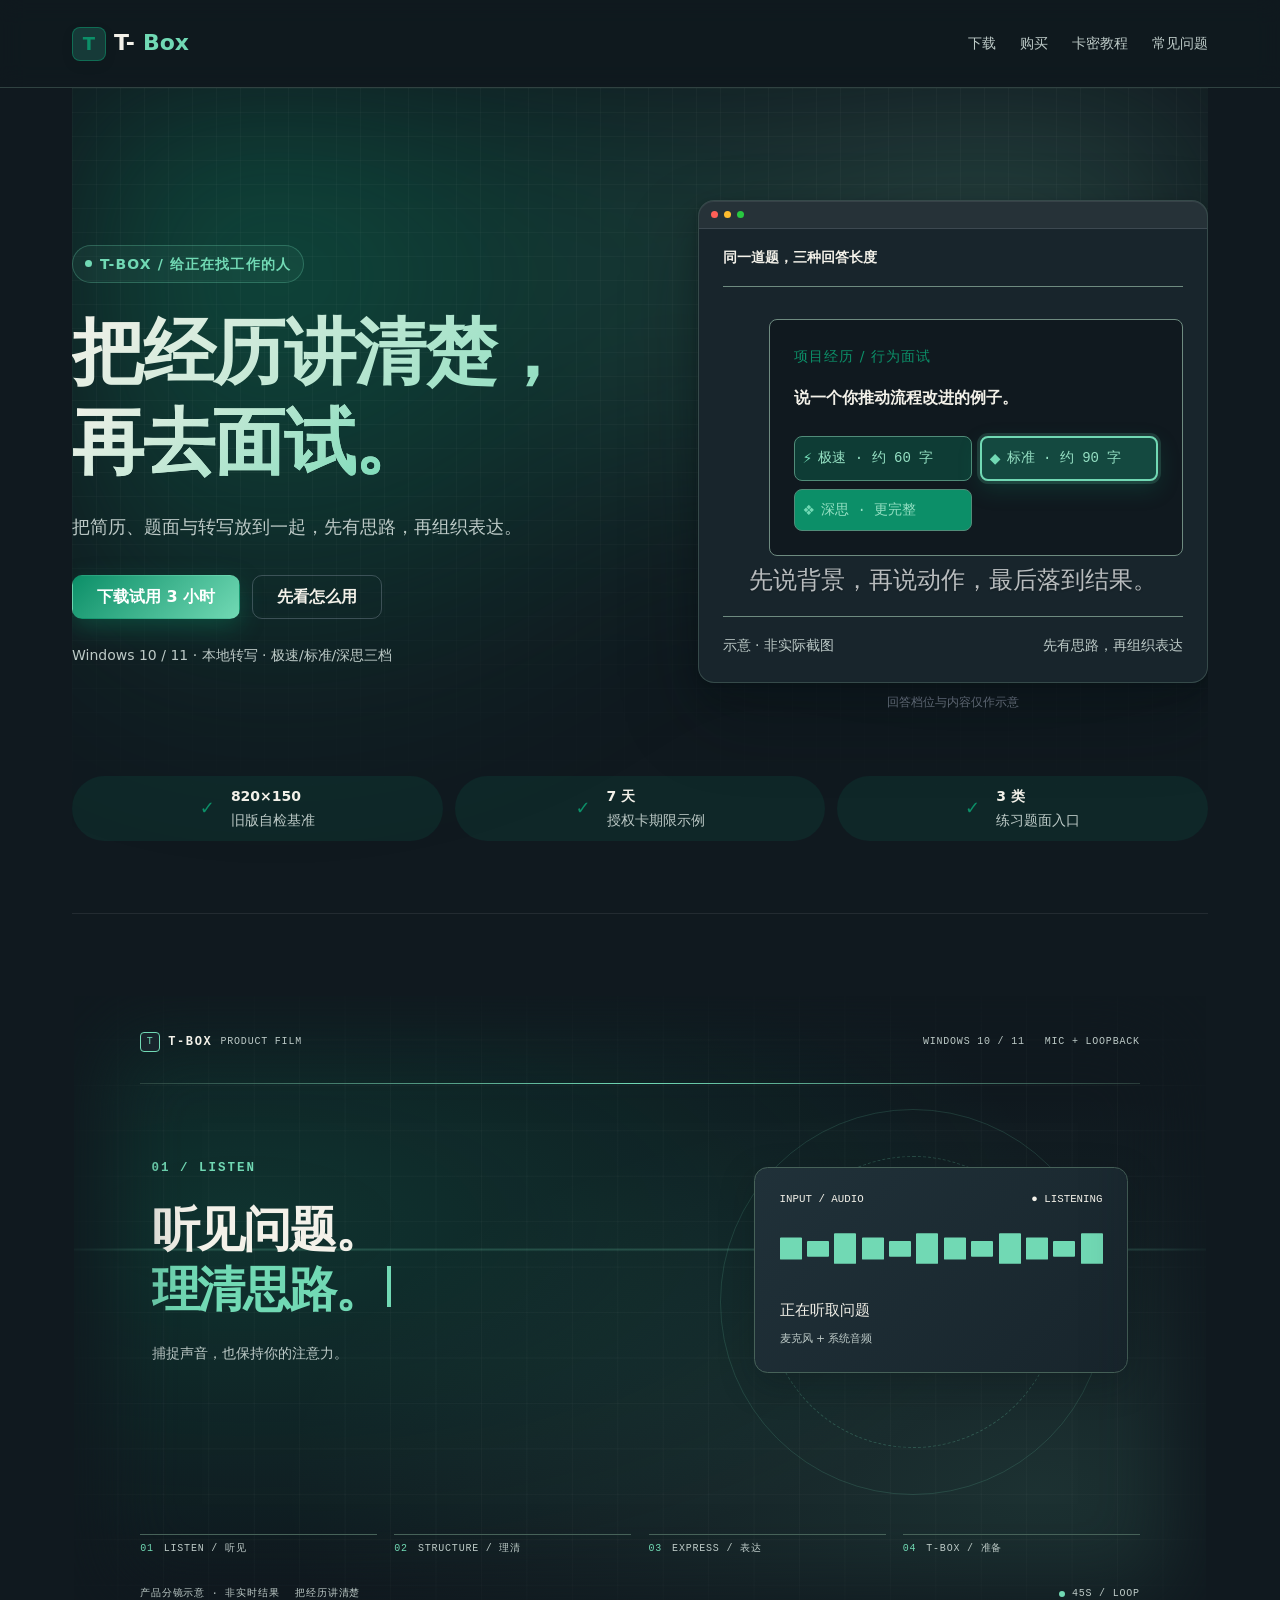
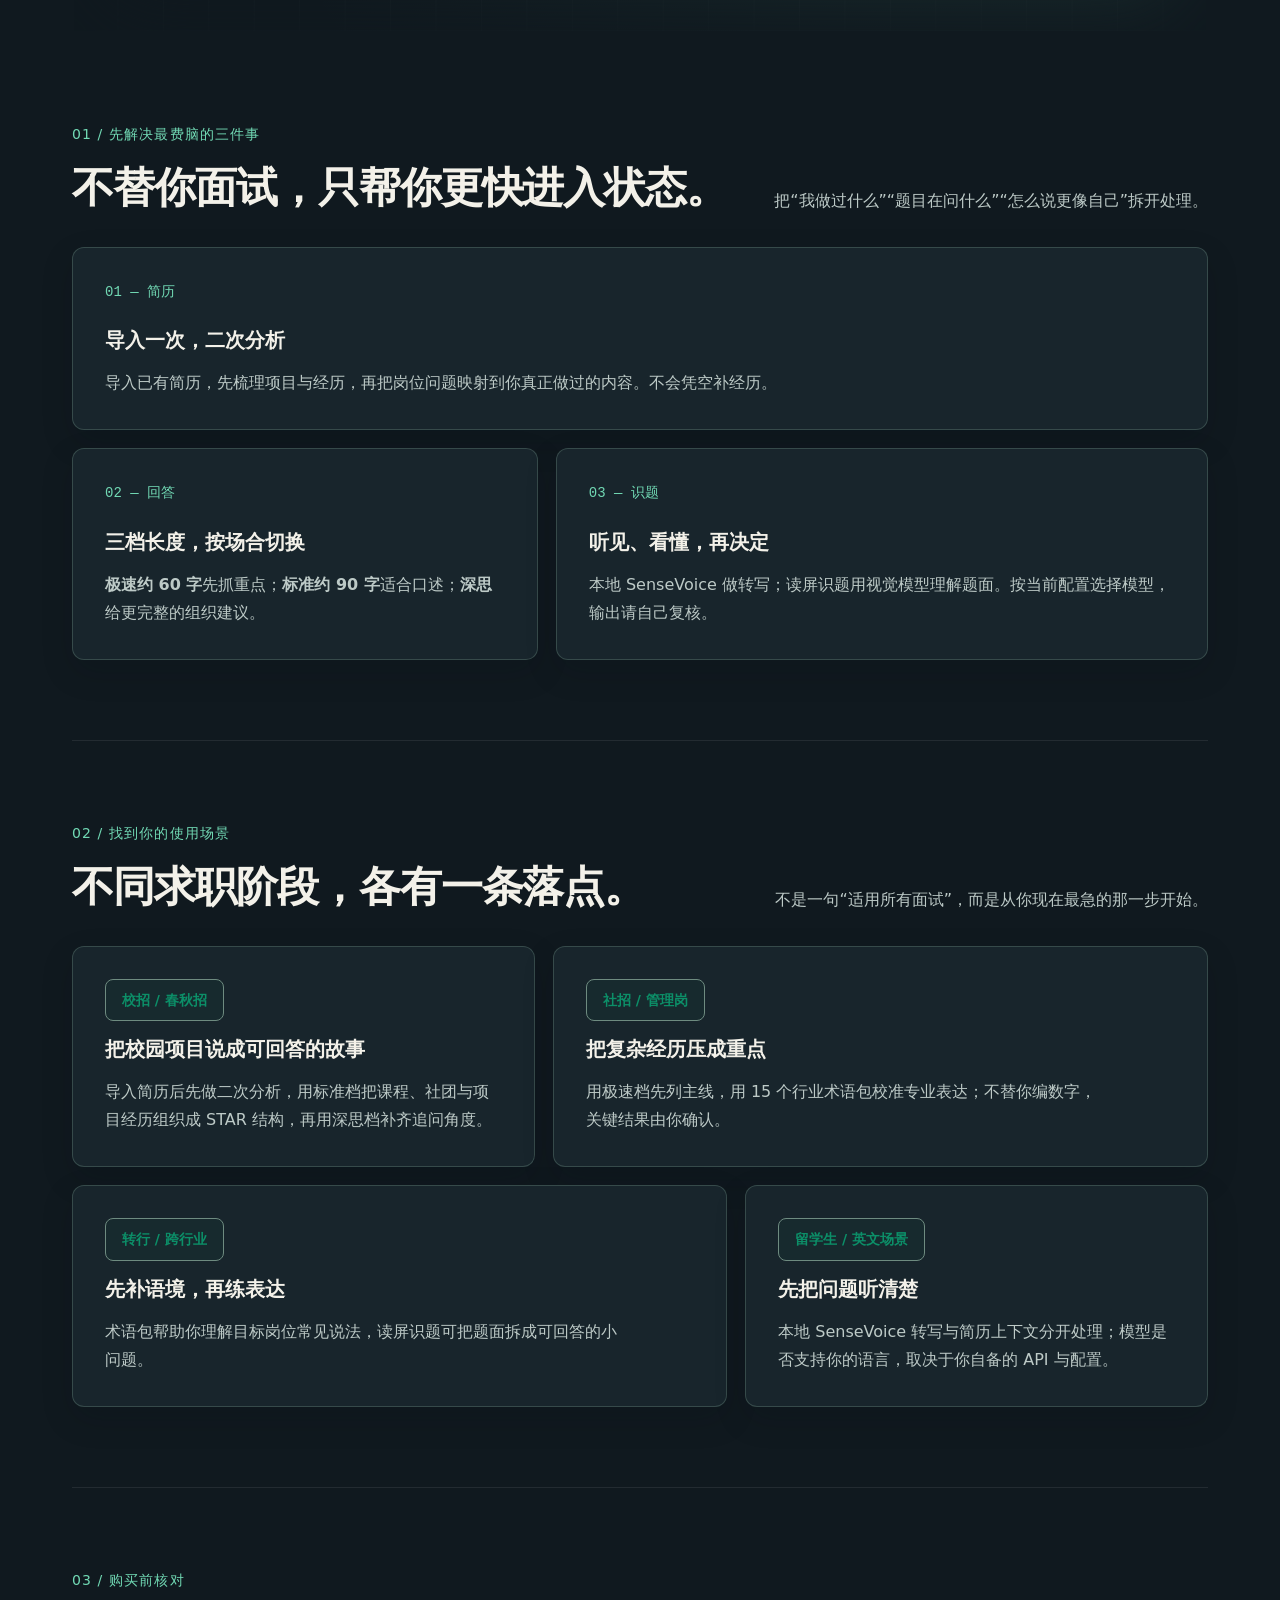
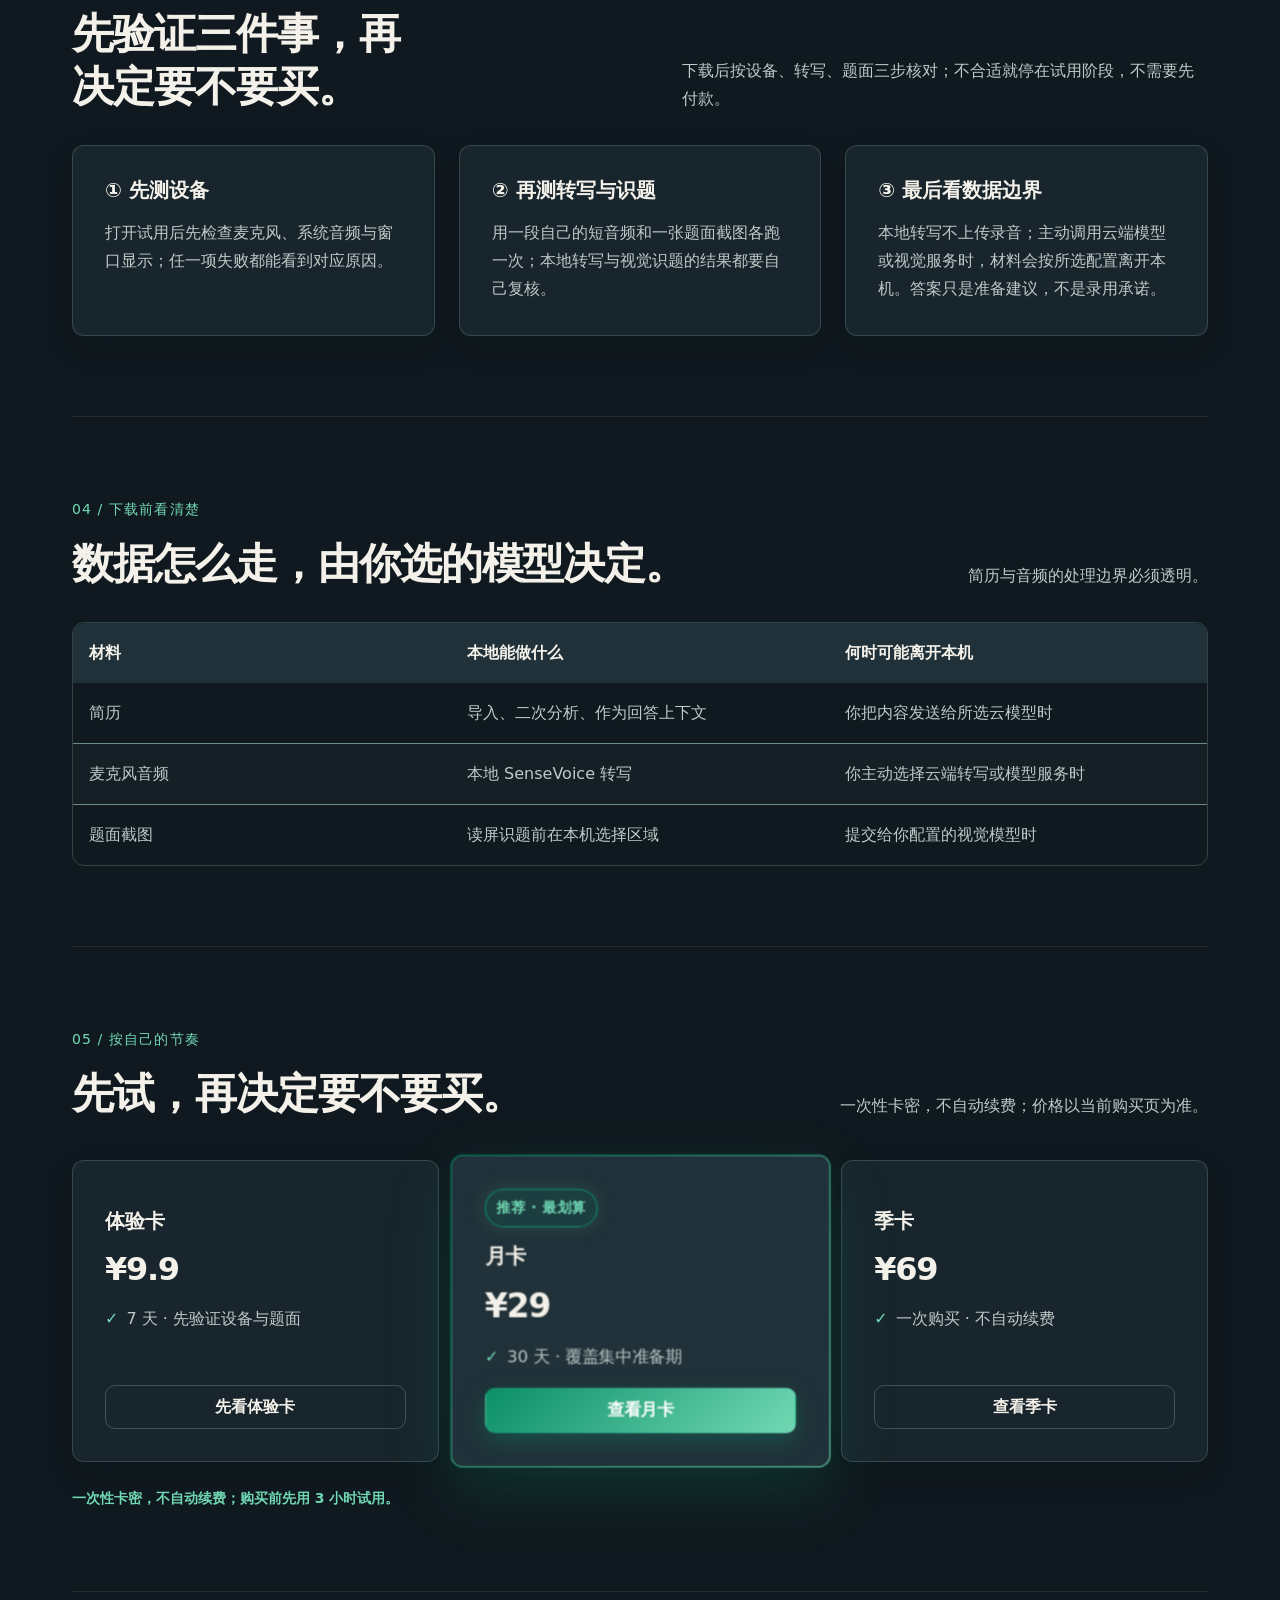
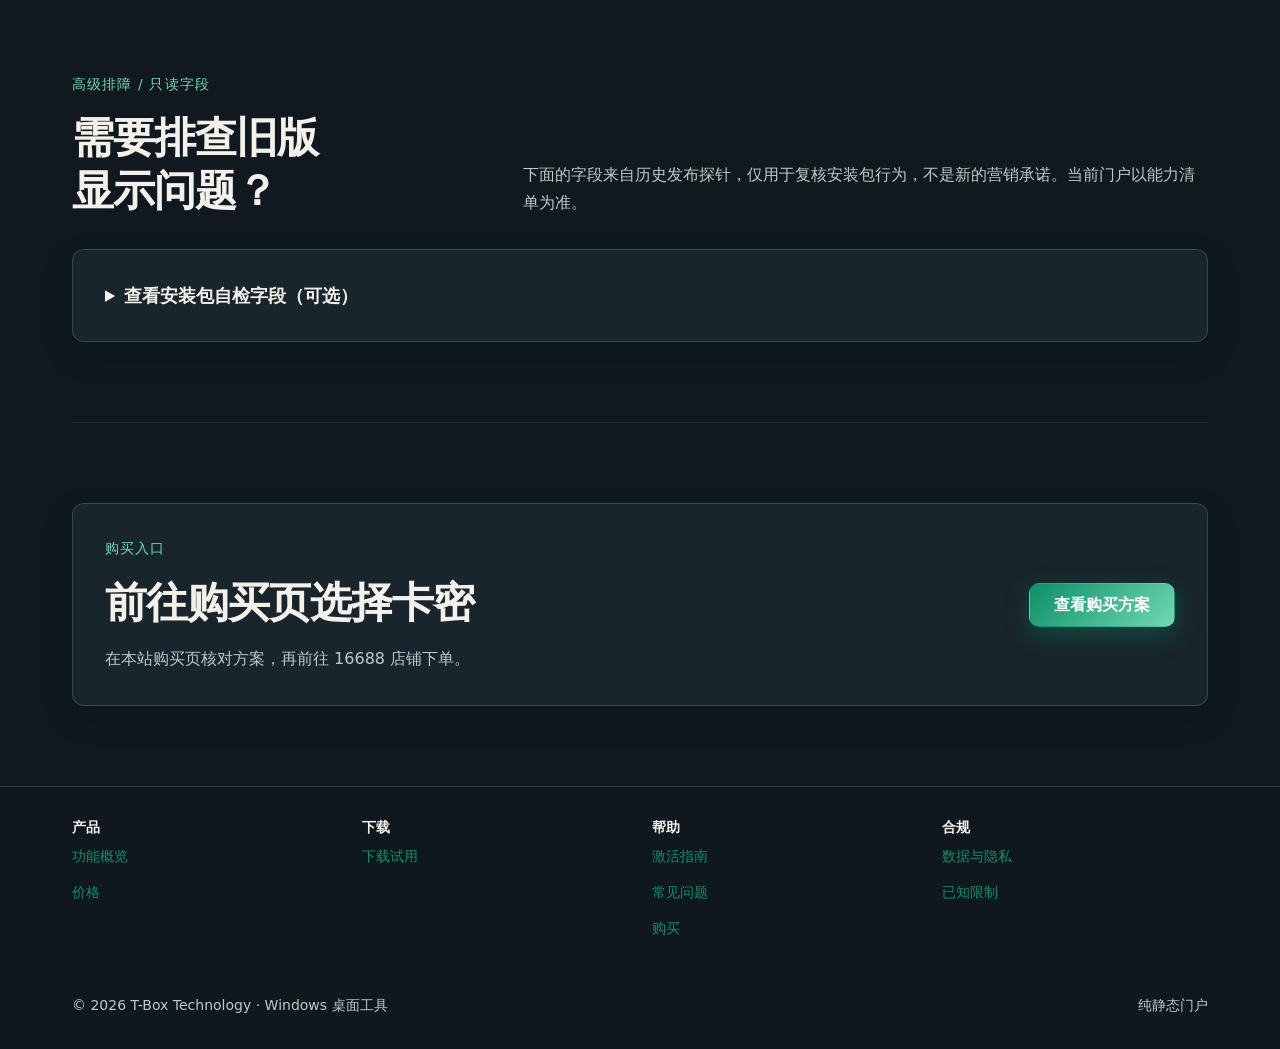
<file: index.html>
<!doctype html>
<html lang="zh-CN">
<head>
<meta charset="utf-8">
<meta name="viewport" content="width=device-width,initial-scale=1">
<title>T-Box｜把经历讲清楚，再去面试</title>
<meta name="description" content="T-Box 是给求职者的 Windows AI 面试与笔试准备助手：导入简历、用本地 SenseVoice 转写、读屏识题，并在极速/标准/深思三档之间选择回答长度。免费试用 3 小时。">
<meta property="og:type" content="website"><meta property="og:site_name" content="T-Box"><meta property="og:title" content="T-Box｜把经历讲清楚，再去面试"><meta property="og:description" content="简历二次分析、15 个行业术语包、本地 SenseVoice 转写与读屏识题。免费试用 3 小时。"><meta property="og:url" content="https://tbox.du4s.com/"><meta property="og:image" content="https://tbox.du4s.com/assets/img/og.png"><meta property="og:image:width" content="1200"><meta property="og:image:height" content="630"><meta property="og:image:type" content="image/png"><meta property="og:image:alt" content="T-Box 求职准备助手">
<meta name="twitter:card" content="summary_large_image"><meta name="twitter:image" content="https://tbox.du4s.com/assets/img/og.png"><meta name="twitter:image:alt" content="T-Box 求职准备助手">
<link rel="canonical" href="https://tbox.du4s.com/"><meta name="theme-color" content="#0A0B10">
<script type="application/ld+json">{"@context":"https://schema.org","@type":"SoftwareApplication","name":"T-Box","applicationCategory":"BusinessApplication","operatingSystem":"Windows 10/11","description":"面向求职者的 AI 面试与笔试准备助手，支持简历二次分析、本地 SenseVoice 转写、读屏识题与三档回答。","offers":{"@type":"Offer","price":"9.9","priceCurrency":"CNY"}}</script>
<link rel="stylesheet" href="assets/style.css"><link rel="stylesheet" href="assets/design.css"><link rel="stylesheet" href="assets/design-tokens.css"><script src="assets/config.js?v=1357857f75"></script><script defer src="assets/app.js"></script><script defer src="assets/design.js"></script><link rel="icon" href="assets/img/logo.svg" type="image/svg+xml">
<style>iframe:focus{outline:2px solid var(--tbox-accent-text);outline-offset:2px}</style></head>
<body class="design-upgrade" style="--hero-focus:radial-gradient(ellipse 72% 90% at 18% 22%,color-mix(in srgb,var(--tbox-accent) 42%,var(--site-clear)),var(--site-clear) 66%)">
<nav class="nav" aria-label="主导航"><a class="brand" href="index.html">T-<span>Box</span></a><div class="navlinks"><a href="download.html">下载</a><a href="buy.html">购买</a><a href="activate.html">卡密教程</a><a href="faq.html">常见问题</a></div></nav>
<main class="wrap">
<section class="hero">
  <div class="hero-copy"><span class="eyebrow">T-BOX / 给正在找工作的人</span><h1>把经历讲清楚，<br><em>再去面试。</em></h1><p class="lead">把简历、题面与转写放到一起，先有思路，再组织表达。</p><div class="actions"><a class="btn primary" href="download.html">下载试用 3 小时</a><a class="btn" href="#how">先看怎么用</a></div><p class="hero-meta">Windows 10 / 11 · 本地转写 · 极速/标准/深思三档</p></div>
  <figure class="hero-preview"><div class="hero-card" aria-label="T-Box 回答档位界面示意，非实际截图"><div class="visual-titlebar" aria-hidden="true"><i></i><i></i><i></i></div><div class="visual-heading"><b>同一道题，三种回答长度</b></div><div class="visual-stage"><div class="visual-document"><span class="visual-type">项目经历 / 行为面试</span><strong>说一个你推动流程改进的例子。</strong><div class="visual-options"><span>极速 · 约 60 字</span><span class="selected">标准 · 约 90 字</span><span>深思 · 更完整</span></div></div><div class="visual-answer">先说背景，再说动作，最后落到结果。</div></div><div class="visual-caption"><span>示意 · 非实际截图</span><span>先有思路，再组织表达</span></div></div><figcaption class="visual-note">回答档位与内容仅作示意</figcaption></figure>
  <ul class="hero-facts" aria-label="发布与使用基准"><li><div><strong data-count="820" data-suffix="×150">820×150</strong><span>旧版自检基准</span></div></li><li><div><strong data-count="7" data-suffix=" 天">7 天</strong><span>授权卡期限示例</span></div></li><li><div><strong data-count="3" data-suffix=" 类">3 类</strong><span>练习题面入口</span></div></li></ul>
</section>
<section class="section promo-section" aria-label="产品宣传片">
<iframe src="assets/promo.html" title="提示盒产品短片" tabindex="-1" style="width:100%;border:0;aspect-ratio:16/9;" loading="lazy" sandbox="allow-scripts allow-same-origin"></iframe>
</section>
<section class="section compact-section" id="how"><div class="section-head"><div><span class="section-kicker">01 / 先解决最费脑的三件事</span><h2>不替你面试，只帮你更快进入状态。</h2></div><p>把“我做过什么”“题目在问什么”“怎么说更像自己”拆开处理。</p></div><div class="cards"><article class="card"><span class="card-number">01 — 简历</span><h3>导入一次，二次分析</h3><p class="muted">导入已有简历，先梳理项目与经历，再把岗位问题映射到你真正做过的内容。不会凭空补经历。</p></article><article class="card"><span class="card-number">02 — 回答</span><h3>三档长度，按场合切换</h3><p class="muted"><strong>极速约 60 字</strong>先抓重点；<strong>标准约 90 字</strong>适合口述；<strong>深思</strong>给更完整的组织建议。</p></article><article class="card"><span class="card-number">03 — 识题</span><h3>听见、看懂，再决定</h3><p class="muted">本地 SenseVoice 做转写；读屏识题用视觉模型理解题面。按当前配置选择模型，输出请自己复核。</p></article></div></section>
<section class="section"><div class="section-head"><div><span class="section-kicker">02 / 找到你的使用场景</span><h2>不同求职阶段，各有一条落点。</h2></div><p>不是一句“适用所有面试”，而是从你现在最急的那一步开始。</p></div><div class="trust-grid capability-bento"><article class="panel"><span class="badge">校招 / 春秋招</span><h3>把校园项目说成可回答的故事</h3><p class="muted">导入简历后先做二次分析，用标准档把课程、社团与项目经历组织成 STAR 结构，再用深思档补齐追问角度。</p></article><article class="panel"><span class="badge">社招 / 管理岗</span><h3>把复杂经历压成重点</h3><p class="muted">用极速档先列主线，用 15 个行业术语包校准专业表达；不替你编数字，关键结果由你确认。</p></article><article class="panel"><span class="badge">转行 / 跨行业</span><h3>先补语境，再练表达</h3><p class="muted">术语包帮助你理解目标岗位常见说法，读屏识题可把题面拆成可回答的小问题。</p></article><article class="panel"><span class="badge">留学生 / 英文场景</span><h3>先把问题听清楚</h3><p class="muted">本地 SenseVoice 转写与简历上下文分开处理；模型是否支持你的语言，取决于你自备的 API 与配置。</p></article></div></section>
<section class="section"><div class="section-head"><div><span class="section-kicker">03 / 购买前核对</span><h2>先验证三件事，再决定要不要买。</h2></div><p>下载后按设备、转写、题面三步核对；不合适就停在试用阶段，不需要先付款。</p></div><div class="cards"><article class="card"><h3>① 先测设备</h3><p class="muted">打开试用后先检查麦克风、系统音频与窗口显示；任一项失败都能看到对应原因。</p></article><article class="card"><h3>② 再测转写与识题</h3><p class="muted">用一段自己的短音频和一张题面截图各跑一次；本地转写与视觉识题的结果都要自己复核。</p></article><article class="card"><h3>③ 最后看数据边界</h3><p class="muted">本地转写不上传录音；主动调用云端模型或视觉服务时，材料会按所选配置离开本机。答案只是准备建议，不是录用承诺。</p></article></div></section>
<section class="section"><div class="section-head"><div><span class="section-kicker">04 / 下载前看清楚</span><h2>数据怎么走，由你选的模型决定。</h2></div><p>简历与音频的处理边界必须透明。</p></div><div class="table-panel"><table class="table"><thead><tr><th>材料</th><th>本地能做什么</th><th>何时可能离开本机</th></tr></thead><tbody><tr><td>简历</td><td>导入、二次分析、作为回答上下文</td><td>你把内容发送给所选云模型时</td></tr><tr><td>麦克风音频</td><td>本地 SenseVoice 转写</td><td>你主动选择云端转写或模型服务时</td></tr><tr><td>题面截图</td><td>读屏识题前在本机选择区域</td><td>提交给你配置的视觉模型时</td></tr></tbody></table></div></section>
<section class="section"><div class="section-head"><div><span class="section-kicker">05 / 按自己的节奏</span><h2>先试，再决定要不要买。</h2></div><p>一次性卡密，不自动续费；价格以当前购买页为准。</p></div><div class="pricing"><article class="card price"><h3>体验卡</h3><strong class="amount">¥9.9</strong><ul class="benefits"><li>7 天 · 先验证设备与题面</li></ul><a class="btn" data-buy="trial" href="#buy-pending">先看体验卡</a></article><article class="card price recommended"><div class="tag">推荐 · 最划算</div><h3>月卡</h3><strong class="amount">¥29</strong><ul class="benefits"><li>30 天 · 覆盖集中准备期</li></ul><a class="btn primary" data-buy="month" href="#buy-pending">查看月卡</a></article><article class="card price"><h3>季卡</h3><strong class="amount">¥69</strong><ul class="benefits"><li>一次购买 · 不自动续费</li></ul><a class="btn" data-buy="season" href="#buy-pending">查看季卡</a></article></div><p class="pricing-note">一次性卡密，不自动续费；购买前先用 3 小时试用。</p></section>
<section class="section" id="self-check"><div class="section-head"><div><span class="section-kicker">高级排障 / 只读字段</span><h2>需要排查旧版显示问题？</h2></div><p>下面的字段来自历史发布探针，仅用于复核安装包行为，不是新的营销承诺。当前门户以能力清单为准。</p></div><details class="panel"><summary>查看安装包自检字段（可选）</summary><pre class="code">defaults=x358 y40 width820 height150 affinity=0x11 layer=ULW_ALPHA
frozen_rect=…  TokenUIAccess=…  DisplayAffinity=0x…
textPixelsAlpha=…  textPixelsMaxRGB=…  backgroundAlphaMax=…
metrics_valid=False  ·  TBoxTopMost-checkall.txt  ·  --report-file</pre><p class="muted">历史版本的基准显示区域为 820×150；若你在排障，请以本机 TBoxTopMost-checkall.exe 的真实输出为准。</p></details></section>
<section class="section" id="buy-guide"><div class="panel pending-panel"><div><span class="section-kicker">购买入口</span><h2>前往购买页选择卡密</h2><p class="muted">在本站购买页核对方案，再前往 16688 店铺下单。</p></div><a class="btn primary" href="buy.html">查看购买方案</a></div></section>
<section class="section" id="buy-pending" hidden><div class="panel pending-panel"><div><span class="section-kicker">购买入口状态</span><h2>购买入口已配置</h2><p class="muted">购买按钮会打开 16688 店铺；也可以先下载试用包验证设备与题面链路。</p></div><a class="btn primary" href="buy.html">查看购买方案</a></div></section>
</main>
<footer class="footer"><div class="wrap"><div class="footer-groups"><section class="footer-group"><h3>产品</h3><a href="index.html">功能概览</a><a href="pricing.html">价格</a></section><section class="footer-group"><h3>下载</h3><a href="download.html">下载试用</a></section><section class="footer-group"><h3>帮助</h3><a href="activate.html">激活指南</a><a href="faq.html">常见问题</a><a href="buy.html">购买</a></section><section class="footer-group"><h3>合规</h3><a href="faq.html#privacy">数据与隐私</a><a href="faq.html#limits">已知限制</a></section></div><div class="footer-copyright"><span>© 2026 T-Box Technology · Windows 桌面工具</span><span>纯静态门户 </span></div></div></footer>
</body></html>
</file>
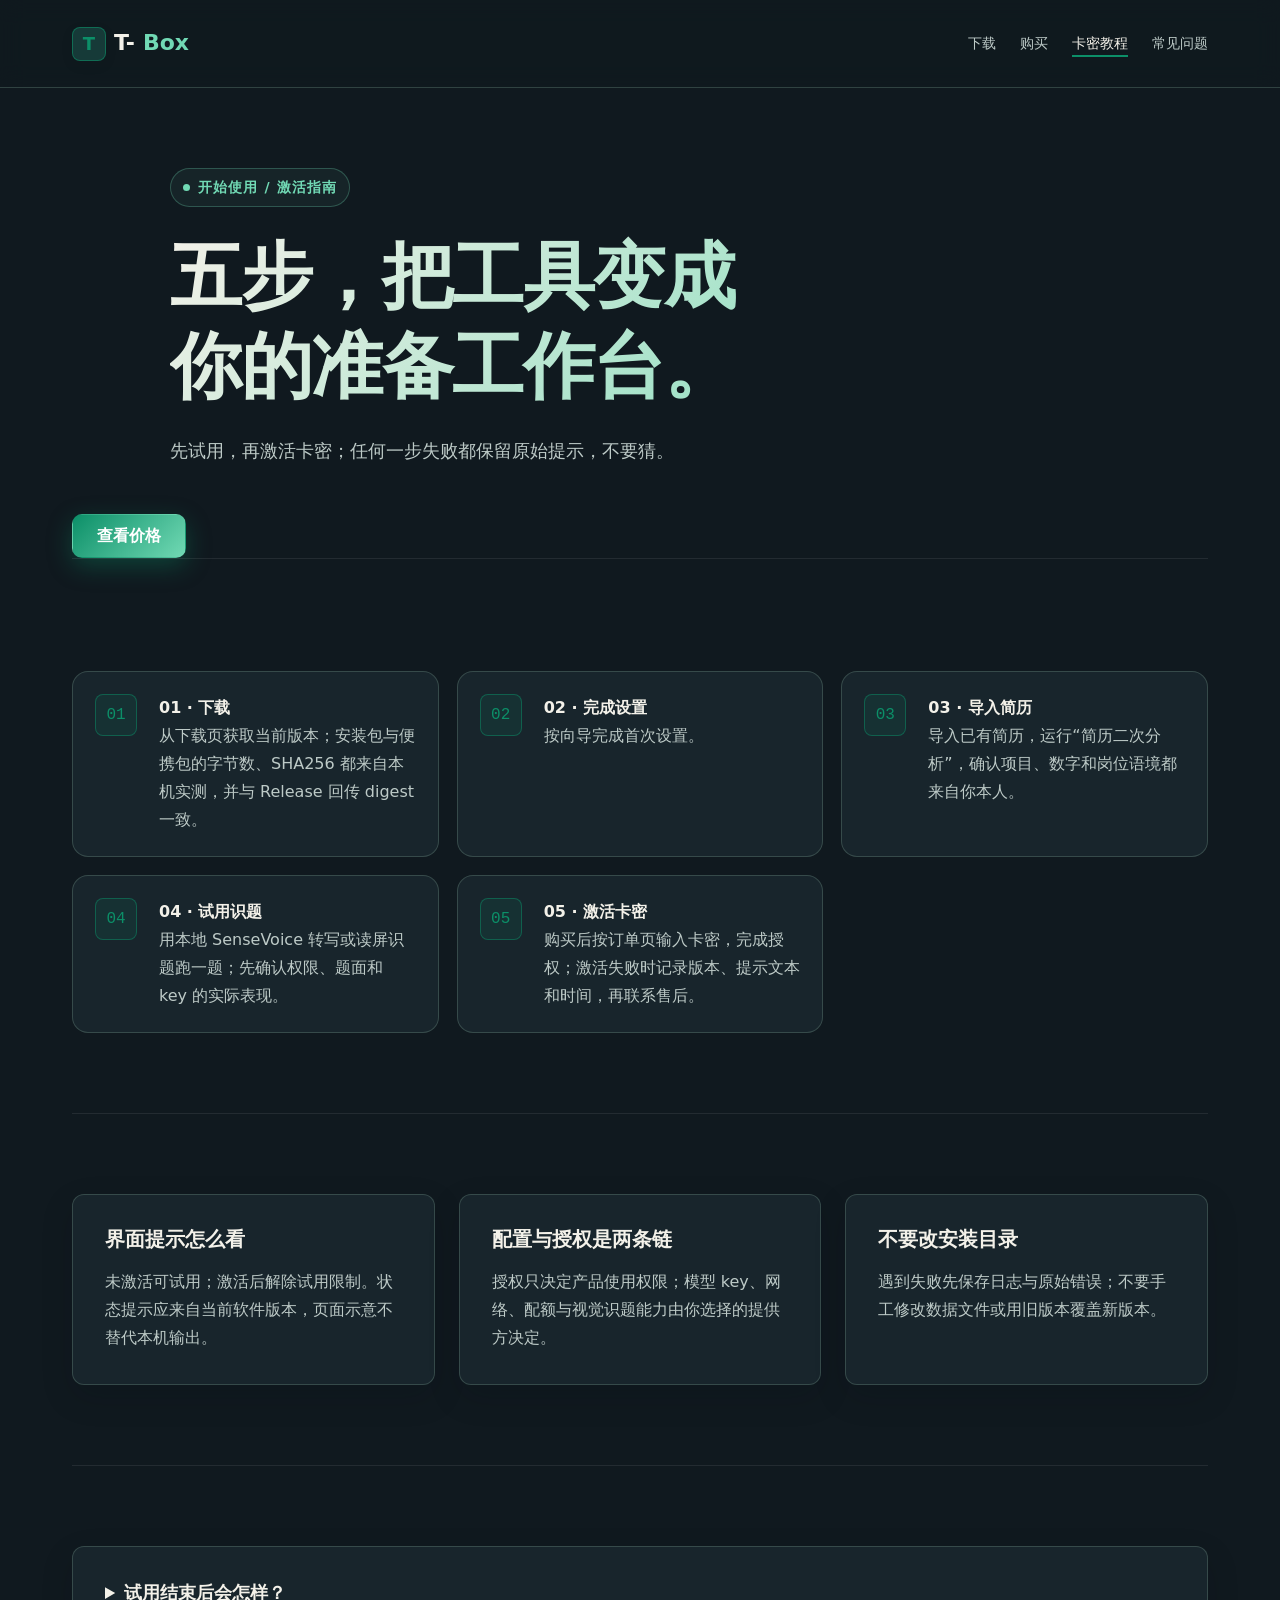
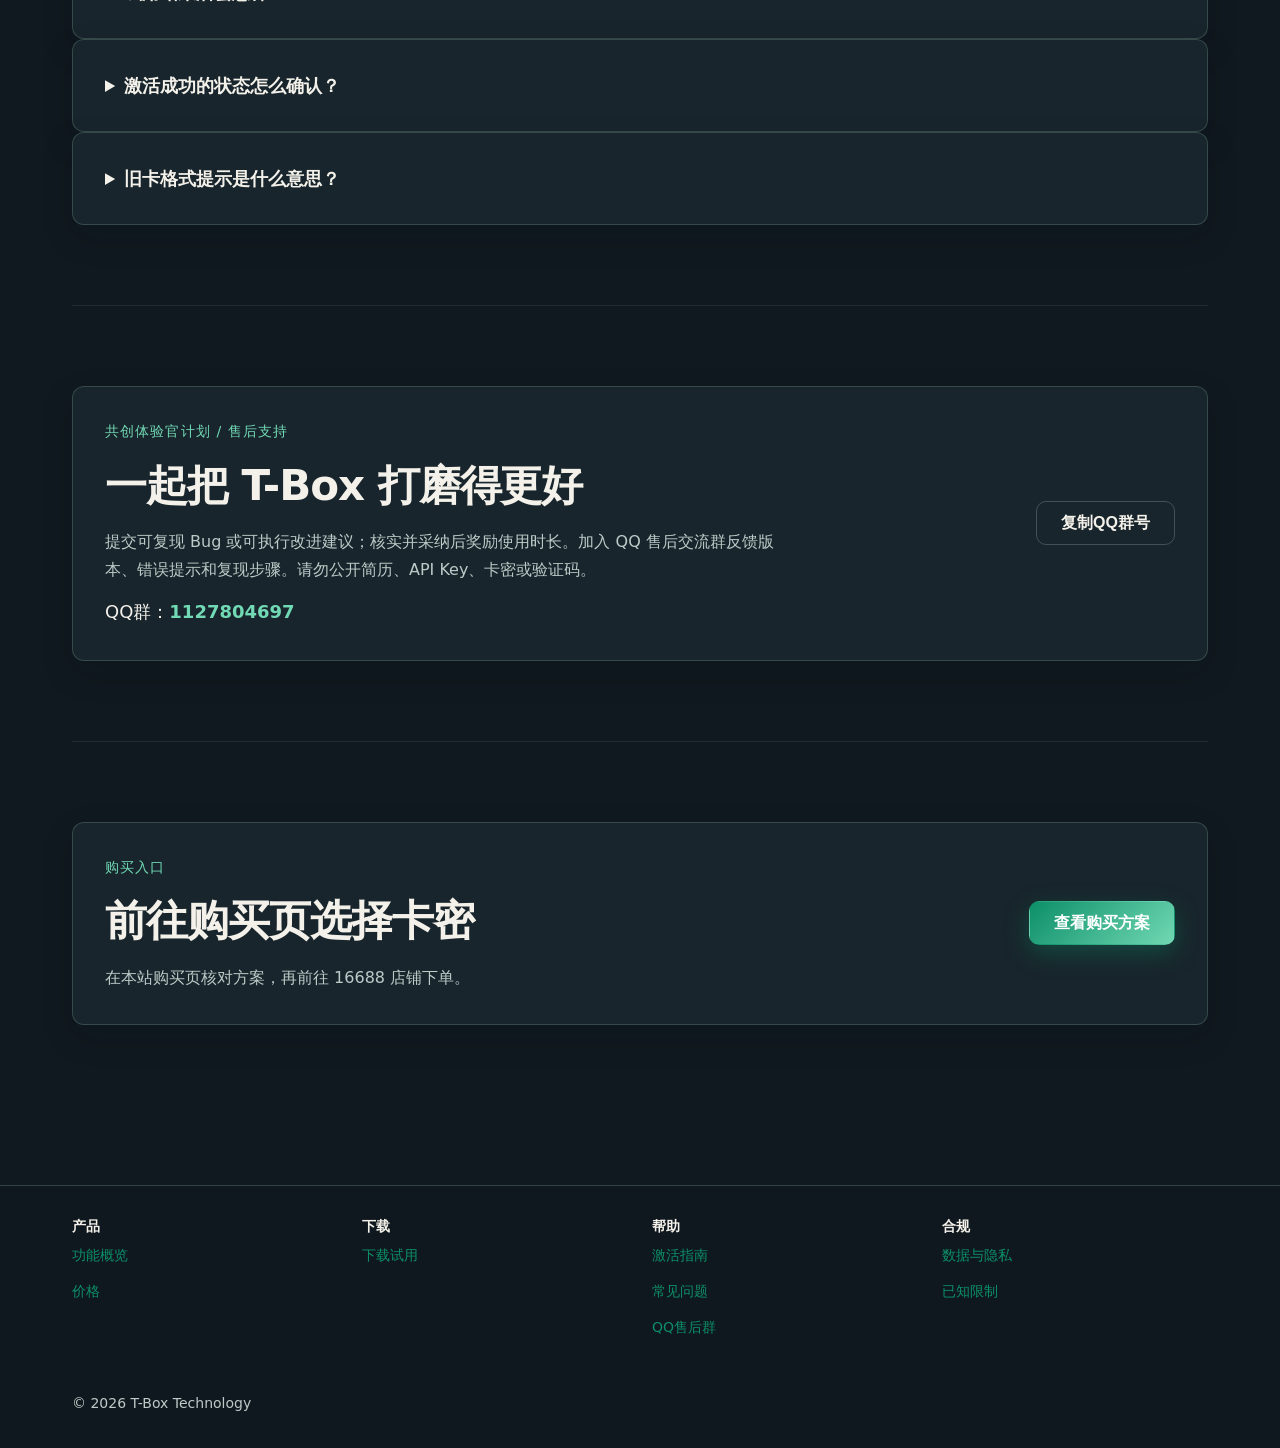
<file: activate.html>
<!doctype html><html lang="zh-CN"><head><meta charset="utf-8"><meta name="viewport" content="width=device-width,initial-scale=1"><title>T-Box 卡密教程｜安装与激活</title><meta name="description" content="T-Box 卡密教程：下载、配置自备 API key、导入简历、验证本地 SenseVoice 与读屏识题，再完成授权激活。"><meta property="og:type" content="website"><meta property="og:site_name" content="T-Box"><meta property="og:title" content="T-Box 卡密教程"><meta property="og:description" content="安装与激活步骤。"><meta property="og:url" content="https://tbox.du4s.com/activate.html"><meta property="og:image" content="https://tbox.du4s.com/assets/img/og.png"><meta name="twitter:card" content="summary_large_image"><meta name="twitter:image" content="https://tbox.du4s.com/assets/img/og.png"><link rel="canonical" href="https://tbox.du4s.com/activate.html"><link rel="stylesheet" href="assets/style.css"><link rel="stylesheet" href="assets/design.css"><link rel="stylesheet" href="assets/design-tokens.css"><script src="assets/config.js?v=1357857f75"></script><script defer src="assets/app.js"></script><script defer src="assets/design.js"></script></head><body class="design-upgrade"><nav class="nav" aria-label="主导航"><a class="brand" href="index.html">T-<span>Box</span></a><div class="navlinks"><a href="download.html">下载</a><a href="buy.html">购买</a><a aria-current="page" href="activate.html">卡密教程</a><a href="faq.html">常见问题</a></div></nav><main class="wrap page-content"><header class="page-header"><span class="eyebrow">开始使用 / 激活指南</span><h1>五步，把工具变成你的准备工作台。</h1><p class="lead">先试用，再激活卡密；任何一步失败都保留原始提示，不要猜。</p></header><p><a class="btn primary" data-buy href="#buy-pending">查看价格</a></p><section class="section"><div class="steps"><div class="step"><div><strong>01 · 下载</strong><p class="muted">从下载页获取当前版本；安装包与便携包的字节数、SHA256 都来自本机实测，并与 Release 回传 digest 一致。</p></div></div><div class="step"><div><strong>02 · 完成设置</strong><p class="muted">按向导完成首次设置。</p></div></div><div class="step"><div><strong>03 · 导入简历</strong><p class="muted">导入已有简历，运行“简历二次分析”，确认项目、数字和岗位语境都来自你本人。</p></div></div><div class="step"><div><strong>04 · 试用识题</strong><p class="muted">用本地 SenseVoice 转写或读屏识题跑一题；先确认权限、题面和 key 的实际表现。</p></div></div><div class="step"><div><strong>05 · 激活卡密</strong><p class="muted">购买后按订单页输入卡密，完成授权；激活失败时记录版本、提示文本和时间，再联系售后。</p></div></div></div></section><section class="section"><div class="cards"><article class="card"><h3>界面提示怎么看</h3><p class="muted">未激活可试用；激活后解除试用限制。状态提示应来自当前软件版本，页面示意不替代本机输出。</p></article><article class="card"><h3>配置与授权是两条链</h3><p class="muted">授权只决定产品使用权限；模型 key、网络、配额与视觉识题能力由你选择的提供方决定。</p></article><article class="card"><h3>不要改安装目录</h3><p class="muted">遇到失败先保存日志与原始错误；不要手工修改数据文件或用旧版本覆盖新版本。</p></article></div></section><section class="section"><details name="activate" class="panel"><summary>试用结束后会怎样？</summary><p>试用已结束 · 输入授权卡密后点击激活。页面只说明流程，不保证任何未发布的服务端能力。</p></details><details name="activate" class="panel"><summary>激活成功的状态怎么确认？</summary><p>激活成功 · 剩余天数或激活成功 · 永久授权 · 可无限制使用等状态，以启动器实际返回为准；如果只看到错误文本，请完整保留。</p></details><details name="activate" class="panel"><summary>旧卡格式提示是什么意思？</summary><p>请输入 TB1. 开头的卡密表示当前启动器识别到旧协议；不要把旧卡格式和新版本的产品卡混用。</p></details></section><section class="section support-section" id="support"><div class="panel pending-panel"><div><span class="section-kicker">共创体验官计划 / 售后支持</span><h2>一起把 T-Box 打磨得更好</h2><p class="muted">提交可复现 Bug 或可执行改进建议；核实并采纳后奖励使用时长。加入 QQ 售后交流群反馈版本、错误提示和复现步骤。请勿公开简历、API Key、卡密或验证码。</p><p class="support-group">QQ群：<strong data-qq-group>1127804697</strong></p></div><button class="btn" type="button" data-copy-qq="1127804697">复制QQ群号</button></div></section><section class="section" id="buy-guide"><div class="panel pending-panel"><div><span class="section-kicker">购买入口</span><h2>前往购买页选择卡密</h2><p class="muted">在本站购买页核对方案，再前往 16688 店铺下单。</p></div><a class="btn primary" href="buy.html">查看购买方案</a></div></section>
<!-- claim corpus kept for the offline regression checker; these are literal product strings, not new marketing claims: 试用已结束 · 输入授权卡密后点击激活 / 激活成功 · 剩余 / 激活成功 · 永久授权 · 可无限制使用 / 请输入 TB1. 开头的卡密 / 一键恢复 / 激活成功 · 剩余 / 已激活 · 可无限制使用 / 试用模式 · 激活后解除限制 / 一键恢复 / 我已阅读并同意《免责声明》 / 我已了解并同意安装本软件自签名根证书（仅本机有效） -->
<section class="section" id="buy-pending" hidden><div class="panel pending-panel"><h2>购买入口</h2><p class="muted">购买页正在准备中，请先使用试用版。</p></div></section></main><footer class="footer"><div class="wrap"><div class="footer-groups"><section class="footer-group"><h3>产品</h3><a href="index.html">功能概览</a><a href="pricing.html">价格</a></section><section class="footer-group"><h3>下载</h3><a href="download.html">下载试用</a></section><section class="footer-group"><h3>帮助</h3><a href="activate.html">激活指南</a><a href="faq.html">常见问题</a><a href="#support">QQ售后群</a></section><section class="footer-group"><h3>合规</h3><a href="faq.html#privacy">数据与隐私</a><a href="faq.html#limits">已知限制</a></section></div><div class="footer-copyright"><span>© 2026 T-Box Technology</span></div></div></footer></body></html>
</file>
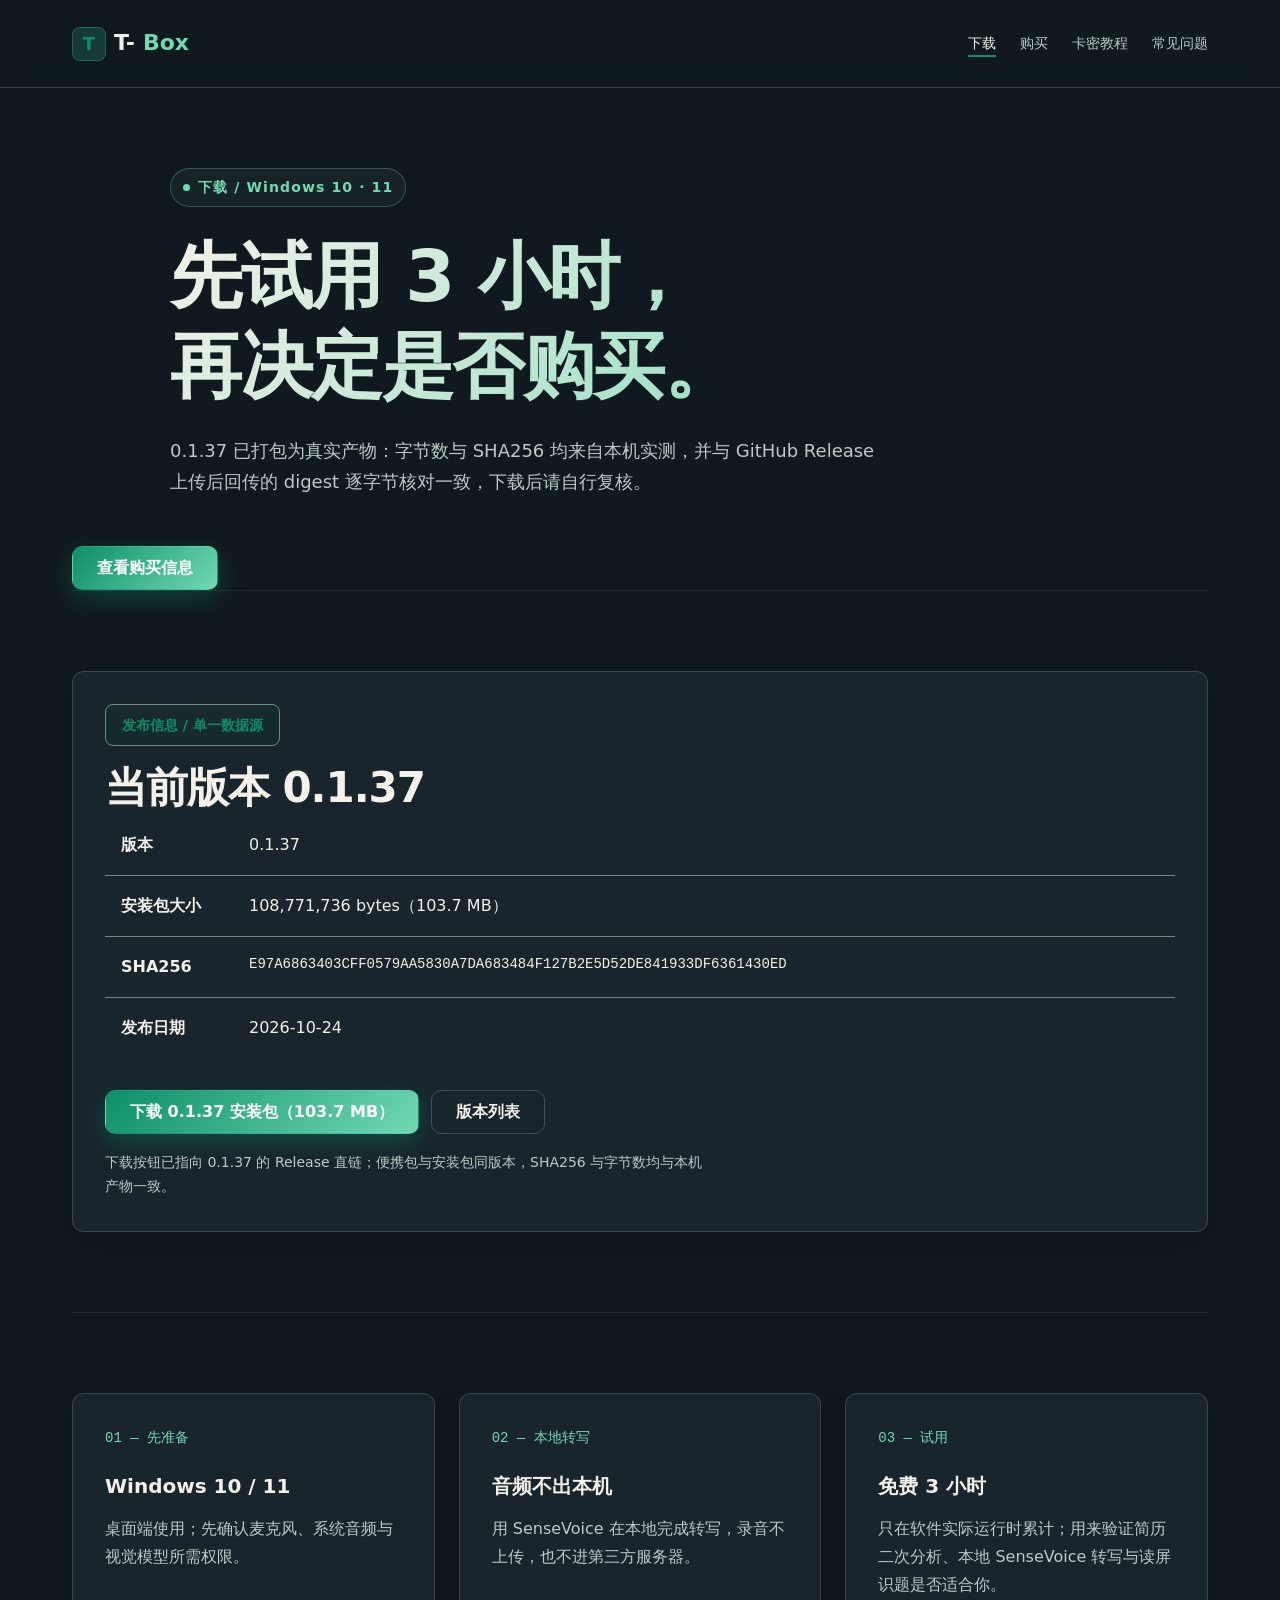
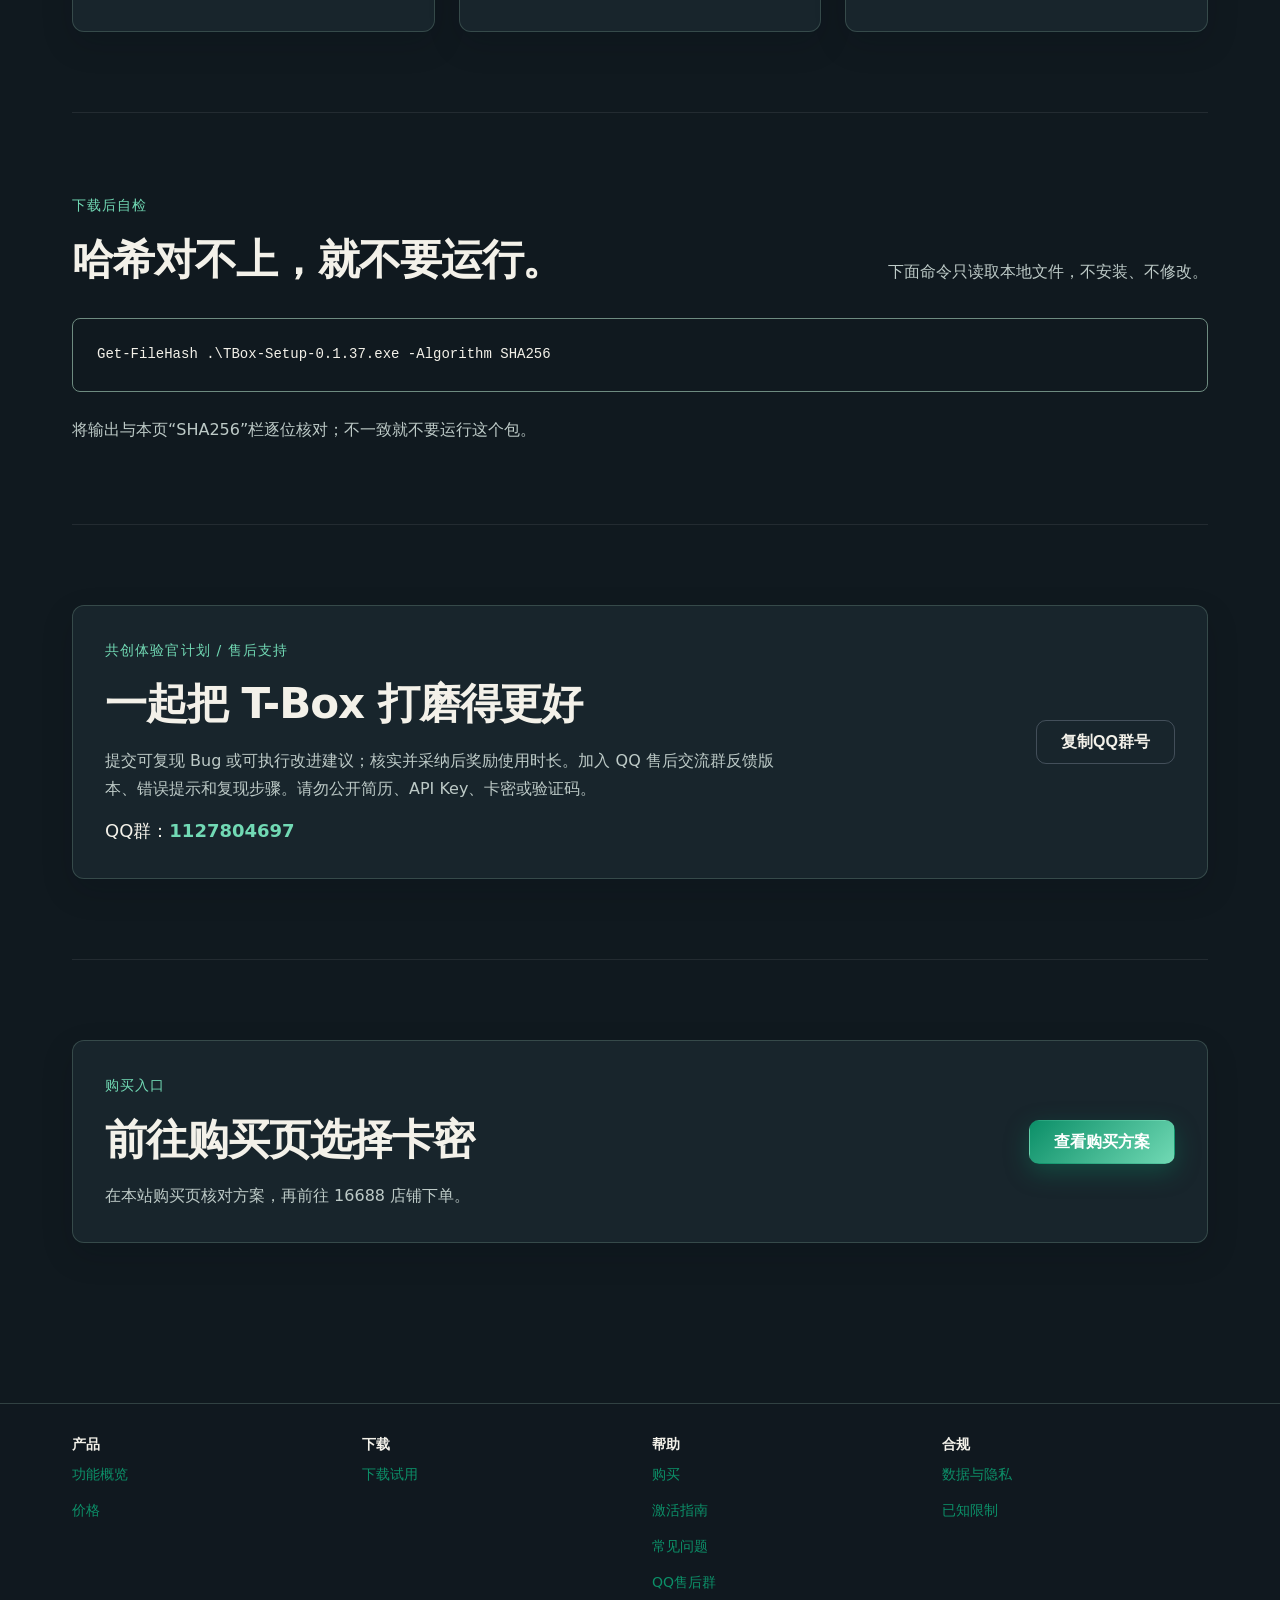
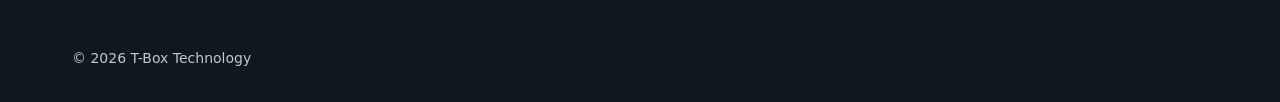
<file: download.html>
<!doctype html><html lang="zh-CN"><head><meta charset="utf-8"><meta name="viewport" content="width=device-width,initial-scale=1"><title>下载 T-Box 0.1.37｜Windows 求职准备助手</title><meta name="description" content="下载 T-Box 0.1.37。先用 3 小时试用验证简历分析、本地 SenseVoice 转写和读屏识题。"><meta property="og:type" content="website"><meta property="og:site_name" content="T-Box"><meta property="og:title" content="下载 T-Box 0.1.37"><meta property="og:description" content="Windows 求职准备助手，先试用再决定。"><meta property="og:url" content="https://tbox.du4s.com/download.html"><meta property="og:image" content="https://tbox.du4s.com/assets/img/og.png"><meta name="twitter:card" content="summary_large_image"><meta name="twitter:image" content="https://tbox.du4s.com/assets/img/og.png"><link rel="canonical" href="https://tbox.du4s.com/download.html"><link rel="stylesheet" href="assets/style.css"><link rel="stylesheet" href="assets/design.css"><link rel="stylesheet" href="assets/design-tokens.css"><script src="assets/config.js?v=1357857f75"></script><script defer src="assets/app.js"></script><script defer src="assets/design.js"></script><link rel="icon" href="assets/img/logo.svg" type="image/svg+xml"></head><body class="design-upgrade"><nav class="nav" aria-label="主导航"><a class="brand" href="index.html">T-<span>Box</span></a><div class="navlinks"><a aria-current="page" href="download.html">下载</a><a href="buy.html">购买</a><a href="activate.html">卡密教程</a><a href="faq.html">常见问题</a></div></nav><main class="wrap page-content"><header class="page-header"><span class="eyebrow">下载 / Windows 10 · 11</span><h1>先试用 3 小时，再决定是否购买。</h1><p class="lead">0.1.37 已打包为真实产物：字节数与 SHA256 均来自本机实测，并与 GitHub Release 上传后回传的 digest 逐字节核对一致，下载后请自行复核。</p></header><p><a class="btn primary" data-buy href="#buy-pending">查看购买信息</a></p><section class="section" id="dl-actions"><div class="panel"><span class="badge">发布信息 / 单一数据源</span><h2>当前版本 <span data-version>0.1.37</span></h2><table class="release-table"><tbody><tr><th>版本</th><td data-version>0.1.37</td></tr><tr><th>安装包大小</th><td data-size>108,771,736 bytes（103.7 MB）</td></tr><tr><th>SHA256</th><td class="code" data-sha256>E97A6863403CFF0579AA5830A7DA683484F127B2E5D52DE841933DF6361430ED</td></tr><tr><th>发布日期</th><td data-release-date>2026-10-24</td></tr></tbody></table><div class="actions"><a href="https://github.com/tianou10086-create/tbox-site/releases/download/v0.1.37/TBox-Setup-0.1.37.exe" class="btn primary" data-primary-download href="https://github.com/tianou10086-create/tbox-site/releases/download/v0.1.37/TBox-Setup-0.1.37.exe">下载 0.1.37 安装包（103.7 MB）</a><a class="btn" data-mirror-1 href="https://github.com/tianou10086-create/tbox-site/releases/tag/v0.1.37">版本列表</a><a href="https://github.com/tianou10086-create/tbox-site/releases/download/v0.1.37/TBox-0.1.37-portable.zip" class="btn" data-mirror-2 hidden aria-hidden="true" href="https://github.com/tianou10086-create/tbox-site/releases/download/v0.1.37/TBox-0.1.37-portable.zip">历史回退线路（仅回归检查）</a></div><p class="text-caption">下载按钮已指向 0.1.37 的 Release 直链；便携包与安装包同版本，SHA256 与字节数均与本机产物一致。</p></div></section><section class="section"><div class="cards"><article class="card"><span class="card-number">01 — 先准备</span><h3>Windows 10 / 11</h3><p class="muted">桌面端使用；先确认麦克风、系统音频与视觉模型所需权限。</p></article><article class="card"><span class="card-number">02 — 本地转写</span><h3>音频不出本机</h3><p class="muted">用 SenseVoice 在本地完成转写，录音不上传，也不进第三方服务器。</p></article><article class="card"><span class="card-number">03 — 试用</span><h3>免费 3 小时</h3><p class="muted">只在软件实际运行时累计；用来验证简历二次分析、本地 SenseVoice 转写与读屏识题是否适合你。</p></article></div></section><section class="section" id="release-verify"><div class="section-head"><div><span class="section-kicker">下载后自检</span><h2>哈希对不上，就不要运行。</h2></div><p>下面命令只读取本地文件，不安装、不修改。</p></div><pre class="code">Get-FileHash .\TBox-Setup-0.1.37.exe -Algorithm SHA256</pre><p class="muted">将输出与本页“SHA256”栏逐位核对；不一致就不要运行这个包。</p></section><section class="section support-section" id="support"><div class="panel pending-panel"><div><span class="section-kicker">共创体验官计划 / 售后支持</span><h2>一起把 T-Box 打磨得更好</h2><p class="muted">提交可复现 Bug 或可执行改进建议；核实并采纳后奖励使用时长。加入 QQ 售后交流群反馈版本、错误提示和复现步骤。请勿公开简历、API Key、卡密或验证码。</p><p class="support-group">QQ群：<strong data-qq-group>1127804697</strong></p></div><button class="btn" type="button" data-copy-qq="1127804697">复制QQ群号</button></div></section><section class="section" id="buy-guide"><div class="panel pending-panel"><div><span class="section-kicker">购买入口</span><h2>前往购买页选择卡密</h2><p class="muted">在本站购买页核对方案，再前往 16688 店铺下单。</p></div><a class="btn primary" href="buy.html">查看购买方案</a></div></section><section class="section" id="buy-pending" hidden><div class="panel pending-panel"><h2>购买入口</h2><p class="muted">购买页正在准备中，请先使用试用版。</p></div></section></main><footer class="footer"><div class="wrap"><div class="footer-groups"><section class="footer-group"><h3>产品</h3><a href="index.html">功能概览</a><a href="pricing.html">价格</a></section><section class="footer-group"><h3>下载</h3><a href="download.html">下载试用</a></section><section class="footer-group"><h3>帮助</h3><a href="buy.html">购买</a><a href="activate.html">激活指南</a><a href="faq.html">常见问题</a><a href="#support">QQ售后群</a></section><section class="footer-group"><h3>合规</h3><a href="faq.html#privacy">数据与隐私</a><a href="faq.html#limits">已知限制</a></section></div><div class="footer-copyright"><span>© 2026 T-Box Technology</span></div></div></footer></body></html>
</file>
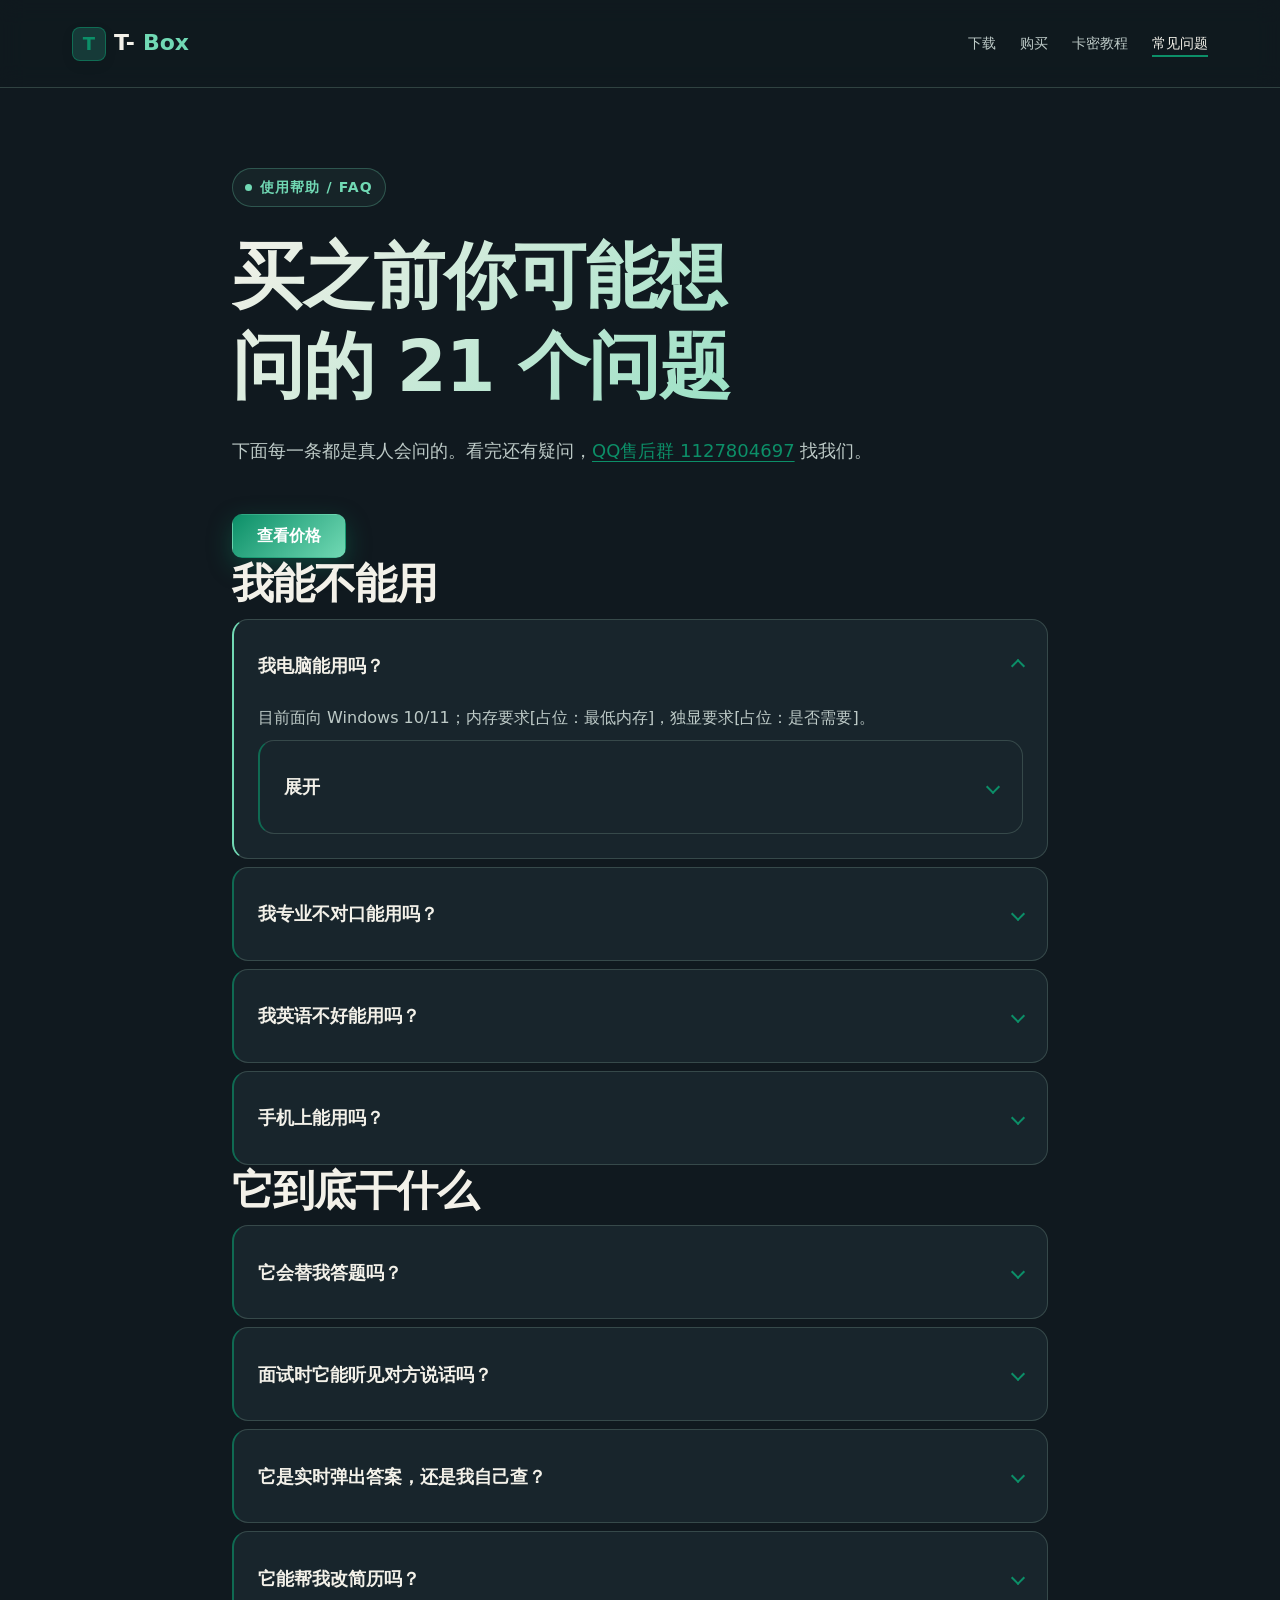
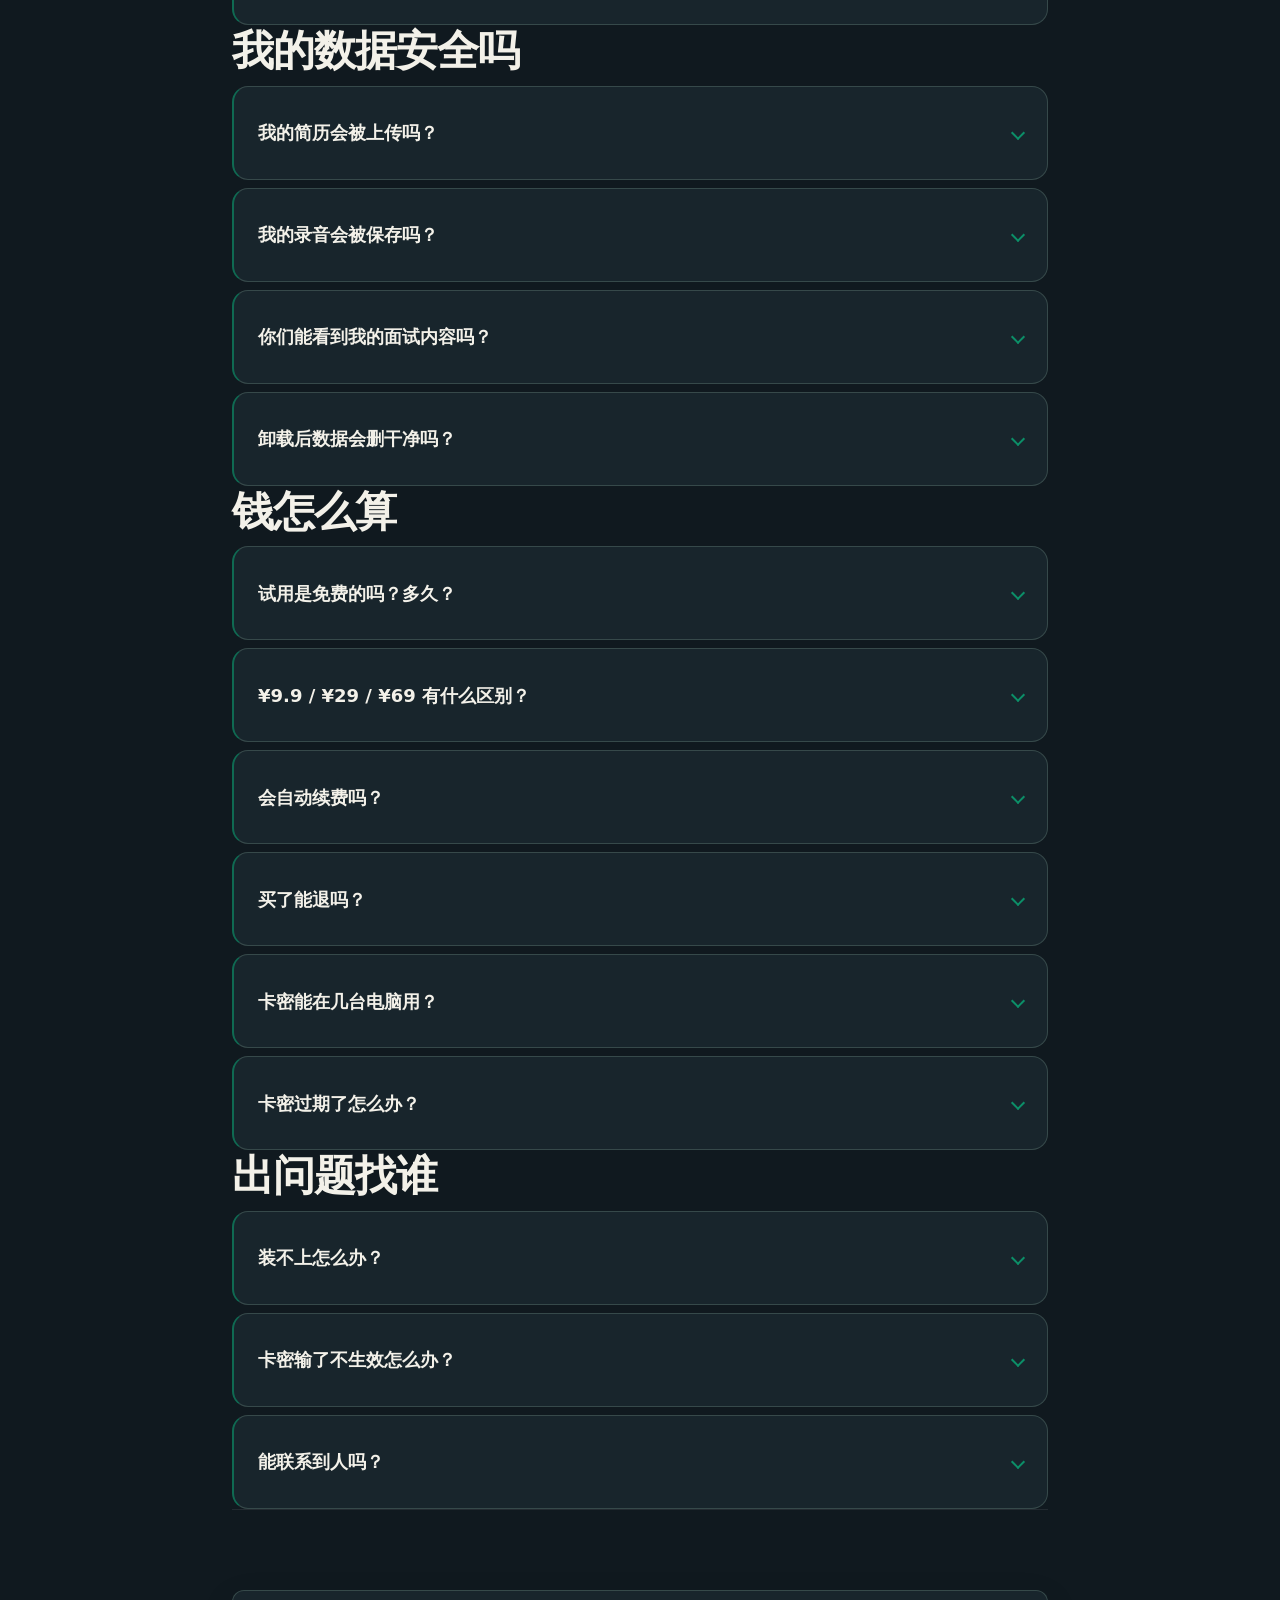
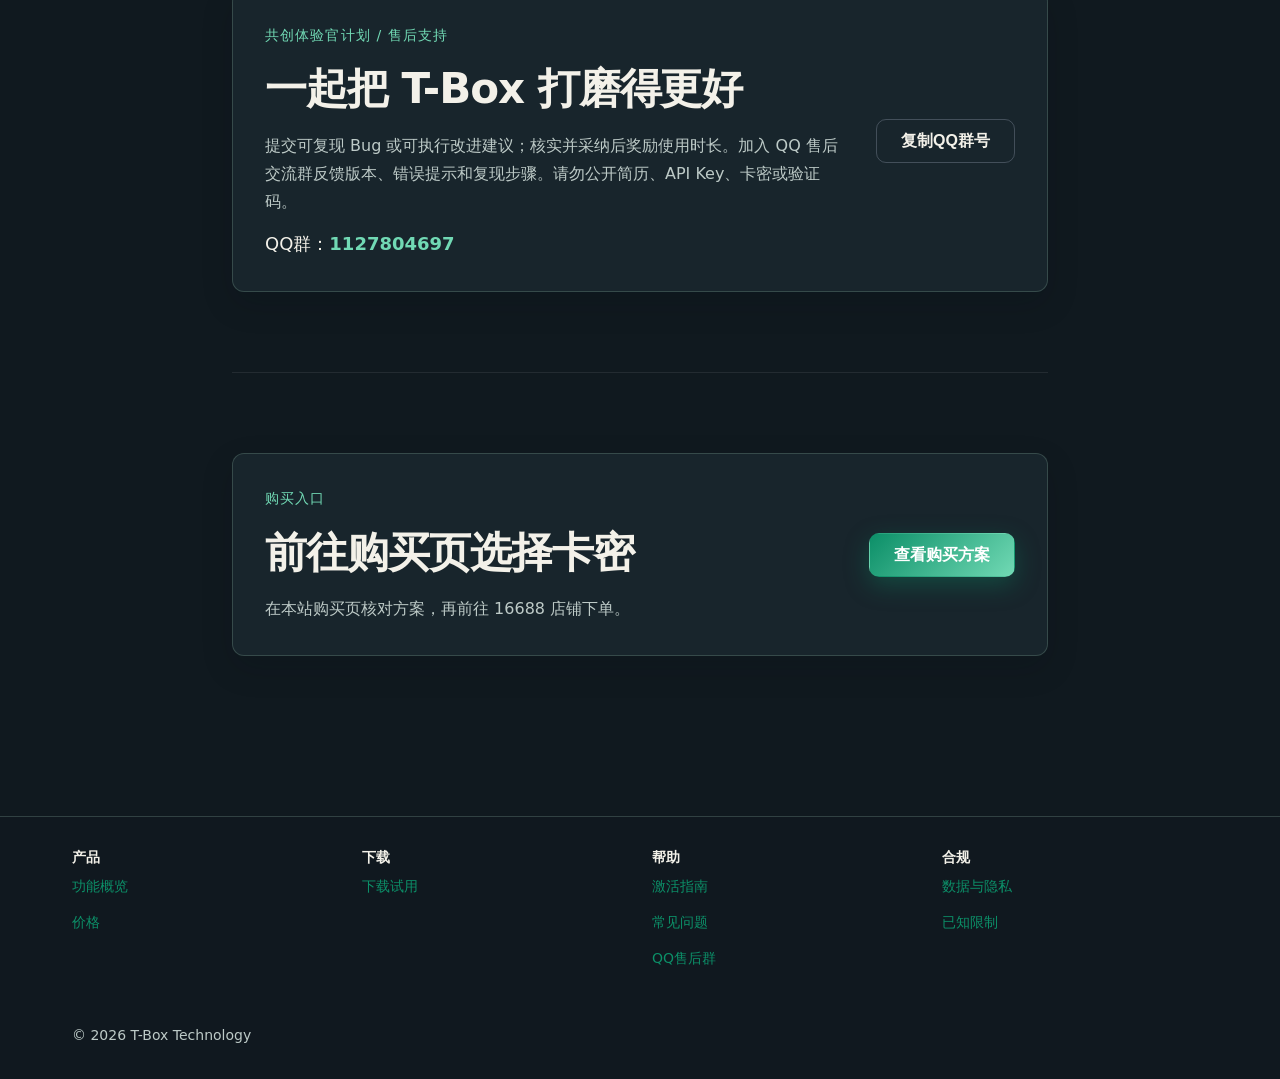
<file: faq.html>
<!doctype html>
<html lang="zh-CN">
<head>
  <meta charset="utf-8">
  <meta name="viewport" content="width=device-width,initial-scale=1">
  <title>T-Box 常见问题｜买之前先看</title>
  <meta name="description" content="T-Box 买之前你可能想问的 21 个问题：设备、功能、数据、价格和售后。">
  <meta property="og:type" content="website">
  <meta property="og:site_name" content="T-Box">
  <meta property="og:title" content="T-Box 常见问题｜买之前先看">
  <meta property="og:description" content="设备、功能、数据、价格和售后问题，一页看清。">
  <meta property="og:url" content="https://tbox.du4s.com/faq.html">
  <meta property="og:image" content="https://tbox.du4s.com/assets/img/og.png">
  <meta name="twitter:card" content="summary_large_image">
  <meta name="twitter:image" content="https://tbox.du4s.com/assets/img/og.png">
  <link rel="canonical" href="https://tbox.du4s.com/faq.html">
  <link rel="stylesheet" href="assets/style.css">
  <link rel="stylesheet" href="assets/design.css">
  <link rel="stylesheet" href="assets/design-tokens.css">
  <script src="assets/config.js?v=1357857f75"></script>
  <script defer src="assets/app.js"></script>
  <script defer src="assets/design.js"></script>
</head>
<body class="design-upgrade">
  <nav class="nav" aria-label="主导航">
    <a class="brand" href="index.html">T-<span>Box</span></a>
    <div class="navlinks">
      <a href="download.html">下载</a>
      <a href="buy.html">购买</a>
      <a href="activate.html">卡密教程</a>
      <a aria-current="page" href="faq.html">常见问题</a>
    </div>
  </nav>

  <main class="wrap page-content faq">
    <header class="page-header">
      <span class="eyebrow">使用帮助 / FAQ</span>
      <h1>买之前你可能想问的 21 个问题</h1>
      <p class="lead">下面每一条都是真人会问的。看完还有疑问，<a href="#support">QQ售后群 1127804697</a> 找我们。</p>
    </header>

    <p><a class="btn primary" data-buy href="#buy-pending">查看价格</a></p>

    <section class="faq-group" aria-labelledby="eligibility-heading">
      <h2 id="eligibility-heading">我能不能用</h2>
      <details class="faq-item" name="faq" open>
        <summary>我电脑能用吗？</summary>
        <p>目前面向 Windows 10/11；内存要求[占位：最低内存]，独显要求[占位：是否需要]。</p>
        <details class="faq-more"><summary>展开</summary><p>首次使用请允许麦克风、系统声音和屏幕采集权限；先用试用版检查自己的声卡和显示器。</p></details>
      </details>
      <details class="faq-item" name="faq" open>
        <summary>我专业不对口能用吗？</summary>
        <p>能。它是通用求职辅助，不限专业，也不限定行业。</p>
      </details>
      <details class="faq-item" name="faq" open>
        <summary>我英语不好能用吗？</summary>
        <p>能。不会英语不影响使用；中文题面和中文表达可直接使用。</p>
        <details class="faq-more"><summary>展开</summary><p>英文题面或英文面试请先用试用版测试识别和提示效果，再决定是否购买。</p></details>
      </details>
      <details class="faq-item" name="faq" open>
        <summary>手机上能用吗？</summary>
        <p>不能直接用。T-Box 是 Windows 桌面软件，手机端暂不运行。</p>
      </details>
    </section>

    <section class="faq-group" id="limits" aria-labelledby="function-heading">
      <h2 id="function-heading">它到底干什么</h2>
      <details class="faq-item" name="faq">
        <summary>它会替我答题吗？</summary>
        <p>不会。它只给结构化提示，最终说什么由你决定。</p>
      </details>
      <details class="faq-item" name="faq">
        <summary>面试时它能听见对方说话吗？</summary>
        <p>能听见已授权采集的麦克风或系统声音，并尝试转成文字。</p>
        <details class="faq-more"><summary>展开</summary><p>没有采集权限、声音太小、噪声太大或多人同时说话时，转写会漏字或延迟；它不会凭空听见未采集的声音。</p></details>
      </details>
      <details class="faq-item" name="faq">
        <summary>它是实时弹出答案，还是我自己查？</summary>
        <p>它会在你触发后显示提示，你根据提示组织回答，不用手动翻资料。</p>
        <details class="faq-more"><summary>展开</summary><p>提示来自当前转写、题面或你提供的材料；网络、权限和模型状态会影响出现速度。</p></details>
      </details>
      <details class="faq-item" name="faq">
        <summary>它能帮我改简历吗？</summary>
        <p>能做结构和表述建议，不能替你保证经历真实或承诺录用。</p>
        <details class="faq-more"><summary>展开</summary><p>你可以让它检查岗位匹配、项目描述和错别字；姓名、日期、数字等事实请自己核对。</p></details>
      </details>
    </section>

    <section class="faq-group" aria-labelledby="data-heading">
      <h2 id="data-heading">我的数据安全吗</h2>
      <details class="faq-item" name="faq">
        <summary>我的简历会被上传吗？</summary>
        <p id="privacy">不一定。导入和整理默认在本地；你主动使用云端模型时，相关片段才会发出。</p>
        <details class="faq-more"><summary>展开</summary><p>不想发送的身份证号、住址、电话等内容，请先删除或打码，再进行云端分析。</p></details>
      </details>
      <details class="faq-item" name="faq">
        <summary>我的录音会被保存吗？</summary>
        <p>本地转写可不上传音频；云端转写会发送音频，保存规则按服务商说明执行。</p>
        <details class="faq-more"><summary>展开</summary><p>你可以优先选择本地 SenseVoice 转写，并在使用后删除本地记录。</p></details>
      </details>
      <details class="faq-item" name="faq">
        <summary>你们能看到我的面试内容吗？</summary>
        <p>我们不会主动查看；你选择云端处理时，对应内容会经过所选服务商。</p>
      </details>
      <details class="faq-item" name="faq">
        <summary>卸载后数据会删干净吗？</summary>
        <p>不会保证自动清空。卸载前先导出需要的记录，再按文档删除本地数据目录。</p>
        <details class="faq-more"><summary>展开</summary><p>如果电脑由多人使用，请同时检查下载目录、桌面导出文件和回收站。</p></details>
      </details>
    </section>

    <section class="faq-group" aria-labelledby="price-heading">
      <h2 id="price-heading">钱怎么算</h2>
      <details class="faq-item" name="faq">
        <summary>试用是免费的吗？多久？</summary>
        <p>是。免费试用 3 小时，只在软件实际运行时累计。</p>
        <details class="faq-more"><summary>展开</summary><p>关闭软件后不继续计时；重新打开会从剩余试用时长继续。</p></details>
      </details>
      <details class="faq-item" name="faq">
        <summary>¥9.9 / ¥29 / ¥69 有什么区别？</summary>
        <p>区别主要是有效期，功能按购买页标注执行。</p>
        <table class="faq-table">
          <thead><tr><th>档位</th><th>价格</th><th>有效期</th><th>适合谁</th></tr></thead>
          <tbody>
            <tr><td>体验卡</td><td>¥9.9</td><td>7 天</td><td>先验证设备</td></tr>
            <tr><td>月卡</td><td>¥29</td><td>30 天</td><td>集中投递面试</td></tr>
            <tr><td>季卡</td><td>¥69</td><td>90 天</td><td>持续准备</td></tr>
          </tbody>
        </table>
      </details>
      <details class="faq-item" name="faq">
        <summary>会自动续费吗？</summary>
        <p>不会。一次性卡密，到期后不会自动扣款。</p>
      </details>
      <details class="faq-item" name="faq">
        <summary>买了能退吗？</summary>
        <p>退款按购买页实际政策办理；购买前请先确认，疑问请通过 QQ售后群 1127804697 反馈。</p>
      </details>
      <details class="faq-item" name="faq">
        <summary>卡密能在几台电脑用？</summary>
        <p>默认 1 台电脑；如需多台请先咨询 QQ售后群 1127804697。</p>
      </details>
      <details class="faq-item" name="faq">
        <summary>卡密过期了怎么办？</summary>
        <p>过期后停止授权，不会继续扣费；请购买新卡或通过 QQ售后群 1127804697 咨询。</p>
      </details>
    </section>

    <section class="faq-group" aria-labelledby="support-heading">
      <h2 id="support-heading">出问题找谁</h2>
      <details class="faq-item" name="faq">
        <summary>装不上怎么办？</summary>
        <p>先重启电脑，再用管理员权限安装，并确认 Windows 10/11 和磁盘空间正常。</p>
        <details class="faq-more"><summary>展开</summary><ol><li>关闭杀毒软件的误报拦截后重试。</li><li>仍失败时记录错误截图、Windows 版本和安装包版本。</li><li>通过 <a href="#support">QQ售后群 1127804697</a> 发来信息。</li></ol></details>
      </details>
      <details class="faq-item" name="faq">
        <summary>卡密输了不生效怎么办？</summary>
        <p>先核对字母数字，再确认电脑联网、时间正确且未超过有效期。</p>
        <details class="faq-more"><summary>展开</summary><ol><li>从原始订单复制卡密，避免空格和全角字符。</li><li>重启软件后再激活一次。</li><li>保留订单号、错误提示和版本号，联系 <a href="#support">QQ售后群 1127804697</a>。</li></ol></details>
      </details>
      <details class="faq-item" name="faq">
        <summary>能联系到人吗？</summary>
        <p id="contact">能。通过 QQ售后群 1127804697 反馈，我们会按订单和错误信息处理。</p>
      </details>
    </section>

    <section class="section support-section" id="support"><div class="panel pending-panel"><div><span class="section-kicker">共创体验官计划 / 售后支持</span><h2>一起把 T-Box 打磨得更好</h2><p class="muted">提交可复现 Bug 或可执行改进建议；核实并采纳后奖励使用时长。加入 QQ 售后交流群反馈版本、错误提示和复现步骤。请勿公开简历、API Key、卡密或验证码。</p><p class="support-group">QQ群：<strong data-qq-group>1127804697</strong></p></div><button class="btn" type="button" data-copy-qq="1127804697">复制QQ群号</button></div></section><section class="section" id="buy-guide"><div class="panel pending-panel"><div><span class="section-kicker">购买入口</span><h2>前往购买页选择卡密</h2><p class="muted">在本站购买页核对方案，再前往 16688 店铺下单。</p></div><a class="btn primary" href="buy.html">查看购买方案</a></div></section>
  <section class="section" id="buy-pending" hidden><div class="panel pending-panel"><h2>购买入口</h2><p class="muted">购买页正在准备中，请先使用试用版。</p></div></section></main>

  <footer class="footer">
    <div class="wrap">
      <div class="footer-groups">
        <section class="footer-group"><h3>产品</h3><a href="index.html">功能概览</a><a href="pricing.html">价格</a></section>
        <section class="footer-group"><h3>下载</h3><a href="download.html">下载试用</a></section>
        <section class="footer-group"><h3>帮助</h3><a href="activate.html">激活指南</a><a href="faq.html">常见问题</a><a href="#support">QQ售后群</a></section>
        <section class="footer-group"><h3>合规</h3><a href="#privacy">数据与隐私</a><a href="#limits">已知限制</a></section>
      </div>
      <div class="footer-copyright"><span>© 2026 T-Box Technology</span></div>
    </div>
  </footer>
</body>
</html>
</file>
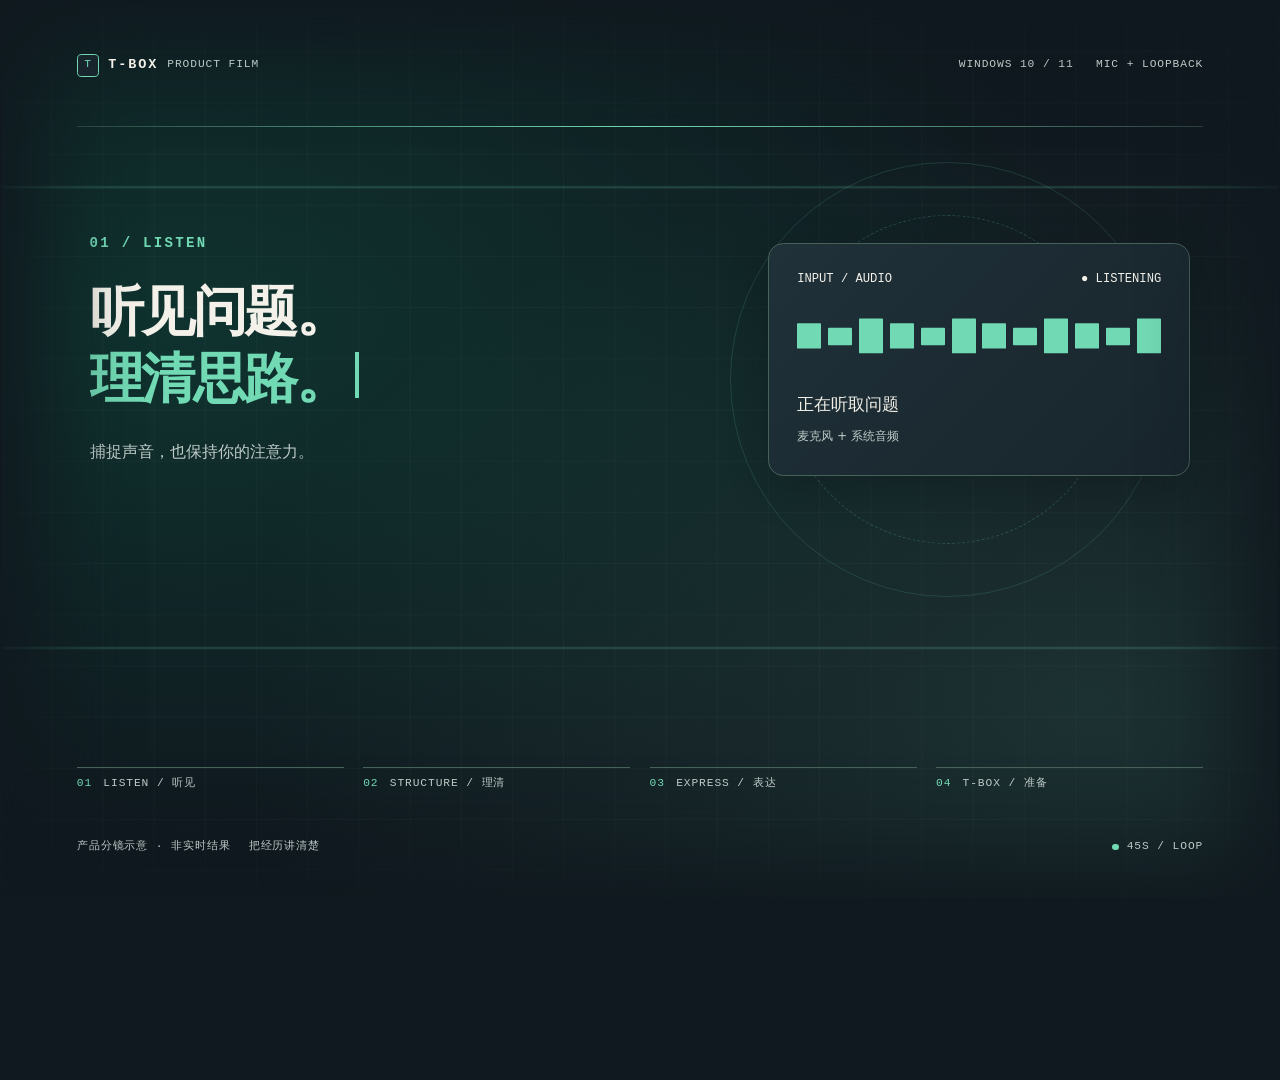
<file: assets/promo.html>
<!doctype html>
<html lang="zh-CN">
<head>
<meta charset="utf-8">
<meta name="viewport" content="width=device-width,initial-scale=1">
<title>T-Box · 把经历讲清楚</title>
<style>
:root{color-scheme:dark;--promo-bg:#10191F;--surface:#18252C;--raised:#203139;--text:#F3F1E9;--muted:#BDCAC7;--mint:#71D9B4;--line:#476259;--ease:cubic-bezier(.16,1,.3,1)}
*{box-sizing:border-box}html,body{margin:0;width:100%;height:100%;overflow:hidden;background:var(--promo-bg);color:var(--text);font-family:system-ui,"Microsoft YaHei",sans-serif}body{position:relative;container-type:inline-size}
body::before{content:"";position:absolute;inset:-20%;background:radial-gradient(ellipse at 25% 40%,#0c8f6838,transparent 48%),radial-gradient(ellipse at 75% 70%,#71d9b420,transparent 45%);animation:ambient 22.5s linear infinite;pointer-events:none}
.film{position:absolute;inset:0;isolation:isolate;overflow:hidden;container-type:inline-size}.film::after{content:"";position:absolute;inset:0;box-shadow:inset 0 0 0 2px var(--promo-bg),inset 0 0 7cqw 3cqw var(--promo-bg);pointer-events:none;z-index:4}
.parallax{position:absolute;inset:0;transform:translate3d(var(--px,0px),var(--py,0px),0)}
.grid{position:absolute;inset:0;background-image:linear-gradient(#bdcac70a 1px,transparent 1px),linear-gradient(90deg,#bdcac70a 1px,transparent 1px);background-size:4cqw 4cqw;animation:pulse 7.5s linear infinite}
.scan{position:absolute;inset:-100% -15%;background:repeating-linear-gradient(0deg,transparent 0 calc(18cqw - 2px),#71d9b438 18cqw,transparent calc(18cqw + 2px) 36cqw);animation:scan 7.5s linear infinite;pointer-events:none}
.orbit{position:absolute;right:9%;top:18%;width:34cqw;aspect-ratio:1;border:1px solid #71d9b429;border-radius:50%;animation:orbit 22.5s linear infinite}.orbit::after{content:"";position:absolute;inset:12%;border:1px dashed #71d9b43d;border-radius:50%}
.hud{position:absolute;inset:0;z-index:5;pointer-events:none;font:500 clamp(6px,.88cqw,16px)/1.4 ui-monospace,SFMono-Regular,Consolas,monospace;letter-spacing:.08em;color:var(--muted)}
.topbar{position:absolute;left:6%;right:6%;top:6%;display:flex;align-items:center;justify-content:space-between}.brand{display:flex;align-items:center;gap:.8em}.brand strong{font-size:1.2em;letter-spacing:.14em;color:var(--text)}.badge{width:2em;height:2em;display:grid;place-items:center;border:1px solid var(--mint);border-radius:.4em;color:var(--mint);background:var(--surface)}.top-meta{display:flex;gap:2em}
.rule{position:absolute;left:6%;right:6%;top:14%;height:1px;background:#47625980}.rule::after{content:"";position:absolute;inset:0;background:linear-gradient(90deg,transparent,var(--mint),transparent);transform-origin:left;animation:rule 7.5s linear infinite}
.footer{position:absolute;left:6%;right:6%;bottom:5%;display:flex;justify-content:space-between;align-items:center}.footer-note{display:flex;gap:1.6em}.live{display:flex;gap:.7em;align-items:center}.dot{display:inline-block;width:.6em;height:.6em;border-radius:50%;background:var(--mint);animation:breathe 1.25s linear infinite}
.chapters{position:absolute;left:6%;right:6%;bottom:12%;display:grid;grid-template-columns:repeat(4,1fr);gap:1.5cqw}.chapter{border-top:1px solid var(--line);padding-top:.7em;display:flex;gap:1em}.chapter b{color:var(--mint);font-weight:500}.chapter span{color:var(--muted)}
.scene{position:absolute;inset:0;opacity:0;pointer-events:none}.opening{opacity:1}.copy{position:absolute;left:7%;top:26%;width:47%}.kicker{margin:0 0 1.8cqw;color:var(--mint);font:600 clamp(7px,1.02cqw,18px)/1.4 ui-monospace,Consolas,monospace;letter-spacing:.15em}
.crop{display:block;overflow:hidden;clip-path:inset(0)}.crop>span{display:block}.headline{margin:0;font-size:clamp(18px,4.25cqw,82px);line-height:1.23;letter-spacing:-.045em;font-weight:650}.headline em{color:var(--mint);font-style:normal}.support{margin:2cqw 0 0;font-size:clamp(8px,1.25cqw,22px);line-height:1.65;color:var(--muted)}
.type{display:flex;font:600 clamp(8px,1.1cqw,20px)/1.4 ui-monospace,Consolas,monospace;letter-spacing:.16em;color:var(--mint);margin-bottom:2cqw}.type>span{display:inline-block;overflow:hidden;clip-path:inset(0);white-space:pre}.type i{display:block;font-style:normal}
.cursor{display:inline-block;width:.075em;height:.85em;background:var(--mint);vertical-align:-.02em;margin-left:.14em;animation:breathe 1.25s linear infinite}
.listen-card{position:absolute;right:7%;top:27%;width:33%;padding:2.2cqw;border:1px solid var(--line);border-radius:1.2cqw;background:linear-gradient(135deg,var(--raised),var(--surface));box-shadow:0 1cqw 3cqw #07101540}.listen-card header{display:flex;justify-content:space-between;font:500 clamp(7px,.95cqw,18px) ui-monospace,monospace}.listen-card p{font-size:clamp(9px,1.35cqw,24px);line-height:1.6;margin:1.8cqw 0 0}.listen-card small{display:block;font-size:clamp(7px,.95cqw,17px);color:var(--muted);margin-top:.7em}
.wave{display:flex;height:5cqw;gap:.5cqw;align-items:center;margin-top:1.4cqw}.wave i{flex:1;height:45%;border-radius:1px;background:var(--mint);animation:wave 1.25s linear infinite;transform:scaleY(.6)}.wave i:nth-child(3n){height:90%;animation-direction:reverse}.wave i:nth-child(3n+1){height:65%}
.caption{position:absolute;left:7%;bottom:22%;margin:0;font-size:clamp(8px,1.32cqw,24px);line-height:1.5;color:var(--text)}
.panel{position:absolute;right:6%;top:24%;width:37%;padding:1.8cqw;border:1px solid var(--line);border-radius:1.1cqw;background:linear-gradient(135deg,var(--raised),var(--surface));box-shadow:0 1.2cqw 3cqw #07101560;transform-origin:top right;opacity:0;z-index:2}.panel header{display:flex;align-items:center;justify-content:space-between;font:600 clamp(7px,.95cqw,17px) ui-monospace,monospace;padding-bottom:1.2cqw;border-bottom:1px solid var(--line)}.panel header b{color:var(--mint)}
.star-row{position:relative;display:flex;align-items:center;gap:1cqw;margin-top:.8cqw;padding:.8cqw 1cqw;border-radius:.45cqw;border:1px solid var(--line);background:var(--surface)}.star-row>i{position:absolute;inset:-1px;border:1px solid var(--mint);border-radius:inherit;background:#71d9b409;opacity:0;pointer-events:none}.star-row b{display:grid;place-items:center;width:2.2cqw;height:2.2cqw;border:1px solid var(--line);border-radius:.35cqw;color:var(--mint);font:600 clamp(9px,1.15cqw,22px) ui-monospace,monospace}.star-row p{margin:0;font-size:clamp(7px,1cqw,18px);line-height:1.5}.star-row small{display:block;color:var(--muted);font-size:clamp(6px,.8cqw,15px)}.panel-foot{display:flex;justify-content:space-between;margin-top:1.2cqw;color:var(--muted);font:500 clamp(6px,.8cqw,15px) ui-monospace,monospace}
.structure-title{font-size:clamp(16px,3.7cqw,70px)}.timeline .copy{width:45%;top:25%}.steps{position:relative;display:grid;grid-template-columns:repeat(3,1fr);gap:1cqw;margin-top:3cqw}.track{position:absolute;left:0;right:0;top:0;height:2px;background:var(--mint);transform-origin:left}.step{padding-top:1.2cqw}.step b{display:block;color:var(--mint);font-size:clamp(10px,1.75cqw,32px)}.step p{margin:.8cqw 0;font-size:clamp(7px,1.05cqw,19px);line-height:1.7;color:var(--muted)}
.assist .copy{width:65%;top:28%}.assist .headline{font-size:clamp(18px,4.7cqw,90px)}.closing .copy{top:24%;width:80%}.closing .headline{font-size:clamp(34px,8cqw,150px);letter-spacing:-.06em}.closing .support{font-size:clamp(12px,2.4cqw,42px);color:var(--text)}.logo-gem{position:absolute;right:13%;top:29%;width:12cqw;aspect-ratio:1;display:grid;place-items:center;border:1px solid var(--mint);border-radius:2.5cqw;background:radial-gradient(ellipse at 20% 15%,#71d9b43d,transparent 80%),var(--surface);box-shadow:0 0 7cqw #0c8f6830;color:var(--mint);font:600 6cqw system-ui;animation:logo 7.5s linear infinite}
.logo-gem>i{width:4cqw;height:5cqw;background:linear-gradient(var(--mint),var(--mint)) center top/100% 20% no-repeat,linear-gradient(var(--mint),var(--mint)) center/20% 100% no-repeat}
.reduced-summary{display:none;position:absolute;left:7%;right:7%;top:23%;bottom:24%}.reduced-summary h1{margin:0 0 1cqw;font-size:4cqw;line-height:1.3}.summary-grid{display:grid;grid-template-columns:repeat(3,1fr);gap:1.5cqw}.summary-grid article{padding:1cqw;border:1px solid var(--line);border-radius:.6cqw;background:var(--surface)}.summary-grid h2{margin:0;color:var(--mint);font-size:1.5cqw}.summary-grid p{font-size:1.1cqw;line-height:1.7;margin:.6cqw 0}.reduced-summary>p{font-size:1.25cqw;color:var(--muted)}
@keyframes ambient{0%{transform:translate3d(-4%,1%,0)}50%{transform:translate3d(4%,-2%,0)}100%{transform:translate3d(-4%,1%,0)}}
@keyframes scan{from{transform:translate3d(0,0,0)}to{transform:translate3d(0,36cqw,0)}}
@keyframes pulse{0%,100%{opacity:.45}50%{opacity:1}}@keyframes orbit{0%,100%{transform:rotate(-8deg) translate3d(0,0,0)}50%{transform:rotate(8deg) translate3d(1cqw,-1cqw,0)}}
@keyframes breathe{0%,100%{opacity:1}50%{opacity:.3}}@keyframes wave{0%,100%{transform:scaleY(.55)}50%{transform:scaleY(1)}}@keyframes rule{0%,100%{transform:scaleX(.15);opacity:.5}50%{transform:scaleX(1);opacity:1}}@keyframes logo{0%,100%{transform:translate3d(0,0,0) scale(1)}50%{transform:translate3d(0,-.6cqw,0) scale(1.025)}}
@container(max-width:480px){.panel header{font-size:.95cqw}.panel .star-row p{font-size:1cqw}.panel .star-row small{font-size:.8cqw}.panel .star-row b{font-size:1.15cqw}.panel-foot{font-size:.8cqw}.timeline .steps{margin-top:2cqw}.timeline .step{padding-top:.8cqw}.timeline .step b{font-size:2cqw}.timeline .step p{font-size:1.6cqw;line-height:1.6;margin:.5cqw 0}}
@media(prefers-reduced-motion:reduce){*,*::before,*::after{animation:none!important;transition:none!important}.scene,.panel{display:none!important}.reduced-summary{display:block}.parallax{transform:none!important}.grid{opacity:.45}.scan{opacity:.25}}
</style>
</head>
<body>
<main class="film" aria-label="T-Box 产品故事，45 秒循环；下方提供文字摘要">
 <div class="parallax" aria-hidden="true"><div class="grid"></div><div class="scan"></div><div class="orbit"></div></div>
 <div class="hud">
  <div class="topbar"><div class="brand"><span class="badge">T</span><strong>T-BOX</strong><span>PRODUCT FILM</span></div><div class="top-meta"><span>WINDOWS 10 / 11</span><span>MIC + LOOPBACK</span></div></div>
  <div class="rule" aria-hidden="true"></div>
  <div class="chapters"><div class="chapter"><b>01</b><span>LISTEN / 听见</span></div><div class="chapter"><b>02</b><span>STRUCTURE / 理清</span></div><div class="chapter"><b>03</b><span>EXPRESS / 表达</span></div><div class="chapter"><b>04</b><span>T-BOX / 准备</span></div></div>
  <div class="footer"><div class="footer-note"><span>产品分镜示意 · 非实时结果</span><span>把经历讲清楚</span></div><div class="live"><i class="dot" aria-hidden="true"></i><span>45S / LOOP</span></div></div>
 </div>
 <section class="scene opening" aria-hidden="true">
  <div class="copy"><div class="type" id="type"></div><h2 class="headline"><span class="crop"><span>听见问题。</span></span><span class="crop"><span><em>理清思路。</em><i class="cursor"></i></span></span></h2><p class="support">捕捉声音，也保持你的注意力。</p></div>
  <div class="listen-card"><header><span>INPUT / AUDIO</span><span>● LISTENING</span></header><div class="wave" aria-hidden="true"><i></i><i></i><i></i><i></i><i></i><i></i><i></i><i></i><i></i><i></i><i></i><i></i></div><p>正在听取问题<small>麦克风 + 系统音频</small></p></div>
 </section>
 <section class="scene question" aria-hidden="true"><div class="copy"><p class="kicker">02 / QUESTION</p><h1 class="headline"><span class="crop"><span>面试官问了一个</span></span><span class="crop"><span><em>你没准备的问题。</em><i class="cursor"></i></span></span></h1></div><p class="caption">面试官问了一个你没准备的问题。</p></section>
 <section class="scene answer" aria-hidden="true"><div class="copy"><p class="kicker">03 / ANSWER</p><h2 class="headline"><span class="crop"><span>让经历，变成</span></span><span class="crop"><span><em>有结构的回答。</em></span></span></h2><p class="support">先给结论，再补充背景和行动。</p></div><p class="caption">3 秒后，结构化的答案出现在手边。</p></section>
 <section class="scene structure" aria-hidden="true"><div class="copy"><p class="kicker">04 / STRUCTURE</p><h2 class="headline structure-title">不是一整段话。<br><em>是四个落点。</em></h2><p class="support">背景、目标、行动、结果。<br>保留你自己的经历和判断。</p></div><p class="caption">STAR 结构 · 关键数据 · 追问预案</p></section>
 <aside class="panel" aria-hidden="true"><header><span>T-BOX / 回答提示</span><b>● READY</b></header><div class="star-row"><i></i><b>S</b><p>背景<small>先交代当时的问题</small></p></div><div class="star-row"><i></i><b>T</b><p>目标<small>说清自己承担的任务</small></p></div><div class="star-row"><i></i><b>A</b><p>行动<small>讲出关键决策与步骤</small></p></div><div class="star-row"><i></i><b>R</b><p>结果<small>用真实数据回应影响</small></p></div><div class="panel-foot"><span>关键数据</span><span>追问预案 →</span></div></aside>
 <section class="scene timeline" aria-hidden="true"><div class="copy"><p class="kicker">05 / TIMELINE</p><h2 class="headline structure-title">一步一步，<br><em>讲得更清楚。</em></h2><div class="steps"><i class="track"></i><div class="step"><b>01 背景</b><p>当时遇到了<br>什么问题？</p></div><div class="step"><b>02 动作</b><p>你做了哪些<br>关键决策？</p></div><div class="step"><b>03 结果</b><p>落到真实的<br>结果和影响。</p></div></div></div><p class="caption">先说背景，再说动作，最后落到结果。</p></section>
 <section class="scene assist" aria-hidden="true"><div class="copy"><p class="kicker">06 / ASSIST</p><h2 class="headline"><span class="crop"><span>它不替你回答，</span></span><span class="crop"><span><em>只帮你想清楚。</em></span></span></h2><p class="support">想清楚，再用自己的话表达。</p></div><p class="caption">它不替你回答，只帮你想清楚。</p></section>
 <section class="scene closing" aria-hidden="true"><div class="copy"><p class="kicker">07 / READY</p><h2 class="headline">T-Box</h2><p class="support">把经历讲清楚</p></div><div class="logo-gem"><i></i></div><p class="caption">T-Box · 把经历讲清楚</p></section>
 <section class="reduced-summary" aria-label="产品故事文字摘要"><h1>T-Box · 把经历讲清楚</h1><div class="summary-grid"><article><h2>01 听见问题</h2><p>面试官问了一个你没准备的问题。麦克风与系统音频捕捉声音。</p></article><article><h2>02 理清结构</h2><p>分镜：3 秒后，结构化的答案出现在手边。STAR 结构 · 关键数据 · 追问预案。</p></article><article><h2>03 自己表达</h2><p>先说背景，再说动作，最后落到结果。它不替你回答，只帮你想清楚。</p></article></div><p>已按系统设置关闭循环动效。背景 / 目标 / 行动 / 结果，完整故事保留在此。</p></section>
</main>
<script>
(()=>{
 const motion=matchMedia('(prefers-reduced-motion: reduce)'),film=document.querySelector('.film');
 const type=document.getElementById('type');
 for(const char of '01 / LISTEN'){const crop=document.createElement('span'),letter=document.createElement('i');letter.textContent=char;crop.append(letter);type.append(crop);}
 let effects=[];
 const key=(time,opacity,transform='none',easing='linear')=>({offset:time/45,opacity,transform,easing});
 function run(el,frames){const a=el.animate(frames,{duration:45000,iterations:Infinity});effects.push(a);return a;}
 function scene(selector,start,end){const el=document.querySelector(selector),dy='translate3d(0,20px,0)';run(el,[key(0,0,dy),key(start,0,dy,'steps(1,start)'),key(start+.02,1,dy,'cubic-bezier(.16,1,.3,1)'),key(start+.65,1),key(end-.35,1,'none','steps(1,end)'),key(end,0,'translate3d(0,-20px,0)'),key(45,0,'translate3d(0,-20px,0)')]);}
 function build(){
  effects.forEach(a=>a.cancel());effects=[];if(motion.matches)return;
  run(document.querySelector('.opening'),[key(0,1),key(3.6,1,'none','steps(1,end)'),key(4,0,'translate3d(0,-20px,0)'),key(43.8,0,'translate3d(0,20px,0)','steps(1,start)'),key(43.82,1,'translate3d(0,20px,0)','cubic-bezier(.16,1,.3,1)'),key(44.65,1),key(45,1)]);
  run(document.querySelector('.opening .copy'),[key(0,0,'translate3d(0,20px,0)'),key(.3,0,'translate3d(0,20px,0)','steps(1,start)'),key(.32,1,'translate3d(0,0,0)','cubic-bezier(.16,1,.3,1)'),key(3.6,1),key(4,0,'translate3d(0,-20px,0)'),key(45,0,'translate3d(0,-20px,0)')]);
  [['.question',4,9],['.answer',9,15],['.structure',15,22],['.timeline',22,29],['.assist',29,36],['.closing',36,43.8]].forEach(x=>scene(...x));
  document.querySelectorAll('.type i').forEach((el,i)=>{const t=.3+i*.045;run(el,[key(0,1,'translateY(110%)'),key(t,1,'translateY(110%)','cubic-bezier(.16,1,.3,1)'),key(t+.4,1),key(44,1),key(45,1,'translateY(110%)')]);});
  [['.question',4],['.answer',9],['.assist',29]].forEach(([selector,t])=>document.querySelectorAll(selector+' .crop>span').forEach((el,i)=>run(el,[key(0,1,'translateY(110%)'),key(t+i*.13,1,'translateY(110%)','cubic-bezier(.16,1,.3,1)'),key(t+.7+i*.13,1),key(44,1),key(45,1,'translateY(110%)')])));
  run(document.querySelector('.panel'),[key(0,0,'translate3d(8cqw,0,0)'),key(9,0,'translate3d(8cqw,0,0)','steps(1,start)'),key(9.02,1,'translate3d(8cqw,0,0)','cubic-bezier(.16,1,.3,1)'),key(9.85,1),key(29,1,'none','cubic-bezier(.16,1,.3,1)'),key(30.2,1,'translate3d(0,12cqw,0) scale(.58)'),key(35.6,1,'translate3d(0,12cqw,0) scale(.58)','steps(1,end)'),key(36,0,'translate3d(5cqw,12cqw,0) scale(.58)'),key(45,0)]);
  document.querySelectorAll('.star-row>i').forEach((el,i)=>{const t=15+i*1.3;run(el,[{offset:0,opacity:0},{offset:t/45,opacity:0},{offset:(t+.5)/45,opacity:1},{offset:36/45,opacity:1},{offset:37/45,opacity:0},{offset:1,opacity:0}]);});
  run(document.querySelector('.track'),[{offset:0,transform:'scaleX(0)'},{offset:22/45,transform:'scaleX(0)'},{offset:26/45,transform:'scaleX(1)'},{offset:1,transform:'scaleX(1)'}]);
  document.querySelectorAll('.step').forEach((el,i)=>{const t=22+i*.65;run(el,[key(0,1,'translateY(20px)'),key(t,1,'translateY(20px)','cubic-bezier(.16,1,.3,1)'),key(t+.7,1),key(45,1)]);});
  run(document.querySelector('.logo-gem'),[{offset:0,opacity:1},{offset:42/45,opacity:1},{offset:43.8/45,opacity:0},{offset:1,opacity:0}]);
  const epoch=document.timeline.currentTime;effects.forEach(a=>a.startTime=epoch);
 }
 function reset(){document.body.style.removeProperty('--px');document.body.style.removeProperty('--py');}
 film.addEventListener('pointermove',e=>{if(motion.matches)return;const r=film.getBoundingClientRect();document.body.style.setProperty('--px',((e.clientX-r.left)/r.width-.5)*8+'px');document.body.style.setProperty('--py',((e.clientY-r.top)/r.height-.5)*8+'px');},{passive:true});
 film.addEventListener('pointerleave',reset);motion.addEventListener('change',()=>{reset();build();});build();
})();
</script>
</body>
</html>
</file>
<file: assets/style.css>
/* Unified CSS: base + DSH refinements + direct six-point corrections. */
* { box-sizing: border-box; }
html { scroll-behavior: smooth; scroll-padding-top: 24px; }
body { margin: 0px; background: var(--bg); color: var(--text); font: 16px / 1.7 "Segoe UI", "Microsoft YaHei", system-ui, sans-serif; -webkit-font-smoothing: antialiased; }
a { color: var(--accent); text-underline-offset: 4px; }
a:hover { color: var(--text); }
::selection { background: rgba(var(--tbox-accent-rgb), 0.25); color: var(--text); }
[hidden] { display: none !important; }
.wrap { width: min(1200px, 100%); margin-inline: auto; padding-inline: 32px; }
.nav { width: min(1200px, 100%); margin-inline: auto; padding-inline: 32px; display: flex; align-items: center; justify-content: space-between; gap: 24px; min-height: 88px; border-bottom: 1px solid var(--line); }
.brand { display: inline-flex; align-items: center; gap: 8px; min-height: 48px; font-size: 22px; font-weight: 750; color: var(--text); text-decoration: none; white-space: nowrap; letter-spacing: 0px; }
.brand::before { content: "T"; display: grid; place-items: center; width: 32px; height: 32px; background: var(--raised); border: 1px solid var(--line); border-radius: var(--r8); font-size: 18px; letter-spacing: 0px; color: var(--accent); }
.brand span { color: var(--accent); }
.navlinks { display: flex; align-items: center; gap: 24px; flex-wrap: wrap; font-size: 14px; }
.navlinks a { display: inline-flex; align-items: center; min-height: 48px; text-decoration: none; color: var(--muted); }
.navlinks a:hover { color: var(--text); }
.navlinks a[aria-current="page"] { color: var(--text); text-decoration-line: underline; text-decoration-color: var(--accent); text-decoration-thickness: 2px; text-underline-offset: 7px; }
h1 { margin: 0px; text-wrap: balance; font-size: clamp(36px, 5vw, 56px); line-height: 1.2; letter-spacing: -0.04em; font-weight: 720; }
h2 { margin: 0px; text-wrap: balance; font-size: clamp(26px, 3vw, 36px); line-height: 1.3; letter-spacing: -0.025em; }
h3 { margin: 0px; text-wrap: balance; font-size: 20px; line-height: 1.4; font-weight: 650; }
p { margin: 0px; max-width: 68em; }
p + p { margin-top: 16px; }
.muted { color: var(--muted); }
.lead { font-size: 18px; color: var(--muted); max-width: 34em; }
.eyebrow { display: block; margin-bottom: 24px; font-size: 14px; letter-spacing: 0.12em; font-weight: 650; color: var(--accent); }
.section { padding-block: 80px; border-top: 1px solid var(--line); }
.section > h2 { margin-bottom: 32px; }
.section > .section-head { margin-bottom: 32px; }
.section > .lead { margin-top: -16px; margin-bottom: 32px; }
.section-head { display: flex; align-items: end; justify-content: space-between; gap: 32px; }
.section-head p { max-width: 32em; color: var(--muted); }
.section-kicker { display: block; color: var(--accent); font-size: 14px; letter-spacing: 0.08em; margin-bottom: 16px; }
.page-header { padding: 80px 0px 48px; }
.page-header .lead { margin-top: 24px; }
.page-header .actions { margin-top: 32px; }
.page-content { padding-bottom: 80px; }
.page-content > .panel + .panel { margin-top: 24px; }
.hero { display: grid; grid-template-columns: 1.1fr 1fr; gap: 64px; align-items: center; padding-block: 96px 64px; grid-template-areas: "copy preview" "facts facts"; }
.hero h1 { font-size: clamp(40px, 5.3vw, 64px); line-height: 1.18; }
.hero h1 em { font-style: normal; color: var(--accent); }
.hero .lead { margin-top: 24px; max-width: 30em; }
.hero .actions { margin-top: 32px; gap: 12px; }
.hero-meta { margin-top: 24px; font-size: 14px; color: var(--muted); }
.actions { display: flex; flex-wrap: wrap; align-items: center; gap: 12px; }
.btn { display: inline-flex; justify-content: center; align-items: center; min-height: 48px; padding: 8px 24px; border: 1px solid var(--line); border-radius: var(--r8); background: var(--panel); color: var(--text); text-decoration: none; font-size: 16px; line-height: 1.5; font-weight: 650; text-align: center; transition: background 0.15s, border-color 0.15s, transform 0.15s; }
.btn:hover { background: var(--raised); border-color: var(--accent); color: var(--text); transform: translateY(-1px); }
.btn.primary { background: var(--action); border-color: var(--action); color: var(--site-action-ink); box-shadow: var(--shadow-sm); }
.btn.primary:hover { background: var(--action); border-color: var(--action); color: var(--site-action-ink); filter: brightness(1.08); }
.btn.is-pending { background: var(--site-clear); box-shadow: none; color: var(--muted); border-color: var(--line); border-style: dashed; }
.link-note { display: block; color: var(--muted); font-size: 14px; margin-top: 8px; line-height: 1.7; }
.hero-facts { list-style: none; grid-area: facts; margin: 0px; border: 0px; padding: 0px; display: block; font-size: 0px; }
.hero-facts li { gap: 16px; flex: 1 1 0px; min-width: 0px; align-items: center; justify-content: center; padding: 8px 14px; border-radius: 999px; background: rgba(var(--site-link-hover-rgb), 0.08); font-size: 14px; display: inline-flex; vertical-align: top; width: calc(33.3333% - 8px); margin-right: 12px; }
.hero-facts li::before { content: "✓"; color: var(--accent); font-size: 18px; }
.hero-facts span { display: block; color: var(--muted); font-size: 14px; }
.hero-card { min-width: 0px; background: linear-gradient(145deg,var(--tbox-surface-raised),var(--panel)); box-shadow: var(--shadow-lg); grid-area: auto; padding: 24px; border: 1px solid rgba(var(--site-legacy-muted-rgb), 0.22); border-radius: 12px; overflow: hidden; position: relative; }
.visual-heading { display: flex; justify-content: space-between; gap: 16px; font-size: 14px; color: var(--muted); padding-bottom: 16px; border-bottom: 1px solid var(--line); }
.visual-heading b { font-weight: 600; color: var(--text); }
.visual-stage { position: relative; min-height: 264px; padding-top: 32px; }
.visual-document { width: 90%; margin-left: auto; padding: 24px; background: var(--bg); border: 1px solid var(--line); border-radius: var(--r8); font-size: 14px; color: var(--muted); }
.visual-type { display: block; color: var(--accent); font-size: 14px; letter-spacing: 0.08em; margin-bottom: 16px; }
.visual-document strong { font-size: 16px; color: var(--text); }
.visual-options { display: grid; grid-template-columns: 1fr 1fr; gap: 8px; margin-top: 24px; }
.visual-options span { padding: 8px; border: 1px solid var(--line); border-radius: var(--r8); font-family: Consolas, "Microsoft YaHei", monospace; }
.visual-options .selected { border-color: var(--tbox-border); color: var(--accent); background: rgba(var(--tbox-accent-rgb), 0.04); }
.visual-answer { position: relative; margin-top: -16px; padding: 24px 0px 16px; font: 24px / 1.5 Consolas, "Microsoft YaHei", monospace; color: rgba(var(--site-white-rgb), 0.7); text-align: center; text-shadow: rgba(var(--site-black-rgb), 0.235) 0px 1px 2px; }
.visual-caption { display: flex; justify-content: space-between; gap: 16px; font-size: 14px; color: var(--muted); border-top: 1px solid var(--line); padding-top: 16px; }
.cards { display: grid; grid-template-columns: repeat(3, minmax(0px, 1fr)); gap: 24px; }
.pricing { display: grid; grid-template-columns: repeat(3, minmax(0px, 1fr)); gap: 24px; padding-top: 8px; }
.card { min-width: 0px; padding: 32px; border: 1px solid var(--line); border-radius: var(--r12); background: var(--panel); box-shadow: var(--shadow-sm); }
.panel { min-width: 0px; padding: 32px; border: 1px solid var(--line); border-radius: var(--r12); background: var(--panel); box-shadow: var(--shadow-sm); }
.card h3 + .muted { margin-top: 16px; }
.panel h2 + p { margin-top: 16px; }
.panel h3 + p { margin-top: 16px; }
.card-number { font-family: Consolas, monospace; color: var(--accent); font-size: 14px; display: block; margin-bottom: 24px; }
.trust-grid { display: grid; grid-template-columns: repeat(2, minmax(0px, 1fr)); gap: 24px; margin-top: 32px; }
.badge { display: inline-flex; align-items: center; gap: 8px; padding: 8px 16px; border: 1px solid var(--tbox-border); border-radius: var(--r8); color: var(--accent); font-size: 14px; font-weight: 600; background: rgba(var(--tbox-accent-rgb), 0.04); margin-bottom: 16px; }
.trust-grid .panel p { max-width: 32em; }
.price { display: flex; flex-direction: column; align-items: start; gap: 16px; position: relative; }
.price .amount { font-size: 40px; letter-spacing: -0.04em; font-weight: 700; line-height: 1.3; }
.price .amount small { font-size: 16px; font-weight: 400; color: var(--muted); letter-spacing: 0px; }
.price .btn { width: 100%; margin-top: auto; }
.price .price-copy { margin-bottom: 24px; }
.price.recommended { border-color: var(--tbox-border); background: linear-gradient(180deg,var(--tbox-surface-raised),var(--panel)); }
.tag { display: block; font-size: 14px; color: var(--accent); font-weight: 600; }
.price:not(.recommended) { padding-top: 48px; }
.pricing-note { margin-top: 24px; font-size: 14px; color: var(--muted); }
table { width: 100%; border-collapse: collapse; table-layout: fixed; font-size: 16px; }
th { padding: 16px; text-align: left; vertical-align: top; border-bottom: 1px solid var(--line); overflow-wrap: anywhere; color: var(--text); font-weight: 600; }
td { padding: 16px; text-align: left; vertical-align: top; border-bottom: 1px solid var(--line); overflow-wrap: anywhere; color: var(--muted); }
thead th { background: var(--raised); }
tr:last-child > td { border-bottom: 0px; }
tr:last-child > th { border-bottom: 0px; }
.table-panel { padding: 0px; border: 1px solid var(--line); border-radius: var(--r12); overflow: hidden; }
.table-panel + .muted { margin-top: 16px; font-size: 14px; }
.table + .muted { margin-top: 16px; font-size: 14px; }
.release-table th { width: 128px; }
.release-table td { color: var(--text); }
.release-table { margin-bottom: 32px; }
code { font: 14px / 1.7 Consolas, "Microsoft YaHei", monospace; overflow-wrap: anywhere; word-break: break-word; color: var(--accent); }
.code { font: 14px / 1.7 Consolas, "Microsoft YaHei", monospace; overflow-wrap: anywhere; word-break: break-word; }
.text-caption { overflow-wrap: anywhere; word-break: break-word; }
pre.code { white-space: pre-wrap; padding: 24px; border: 1px solid var(--line); background: var(--bg); border-radius: var(--r8); margin-block: 16px 24px; max-width: 100%; color: var(--text); }
td.code { color: var(--text); }
.verification { margin-top: 32px; }
.verification p { margin-bottom: 16px; }
.note { padding: 24px; border-left: 2px solid var(--accent); background: var(--raised); border-radius: var(--r8); color: var(--muted); font-size: 14px; }
.note strong { color: var(--text); }
.checklist { padding-left: 24px; color: var(--muted); }
.checklist li + li { margin-top: 8px; }
.steps { counter-reset: step 0; display: grid; gap: 24px; margin-top: 32px; }
.step { display: grid; grid-template-columns: 40px minmax(0px, 1fr); gap: 24px; min-width: 0px; }
.step::before { counter-increment: step 1; content: counter(step, decimal-leading-zero); display: grid; place-items: center; align-self: start; width: 40px; height: 40px; border: 1px solid var(--tbox-border); border-radius: var(--r8); background: rgba(var(--tbox-accent-rgb), 0.04); color: var(--accent); font: 16px / 1 Consolas, monospace; }
.step > div { min-width: 0px; }
.step h3 { margin-bottom: 16px; }
.mock { margin-top: 24px; border: 1px solid var(--line); border-radius: var(--r8); background: var(--bg); overflow: hidden; }
.mock .bar { padding: 8px 16px; border-bottom: 1px solid var(--line); font-size: 14px; color: var(--muted); }
.mock .bar i { display: none; }
.mock .bar em { font-style: normal; }
.mock .body { padding: 16px; display: grid; gap: 16px; }
.mock .row { display: flex; align-items: center; justify-content: space-between; gap: 16px; font-size: 14px; min-width: 0px; flex-wrap: wrap; }
.mock .row.col { display: grid; }
.mock .pill { padding: 8px 16px; border: 1px solid var(--line); border-radius: var(--r8); font-size: 14px; color: var(--accent); flex-shrink: 0; }
.mock .field { display: block; width: 100%; padding: 8px 16px; border: 1px solid var(--line); border-radius: var(--r8); font: 14px / 1.7 Consolas, "Microsoft YaHei", monospace; overflow-wrap: anywhere; color: var(--text); }
.mock .ok { color: var(--accent); font-size: 14px; }
.mock .cap { padding: 8px 16px; border-top: 1px solid var(--line); font-size: 14px; color: var(--muted); }
.faq { max-width: 880px; }
.faq details { border: 1px solid var(--line); border-radius: var(--r12); background: var(--panel); margin-top: 8px; padding: 24px; }
summary { font-size: 18px; line-height: 1.5; font-weight: 600; cursor: pointer; color: var(--text); }
details p { margin-top: 16px; color: var(--muted); }
details[open] { border-color: var(--tbox-border); }
.faq summary::marker { content: ""; }
.pending-panel { display: flex; align-items: center; justify-content: space-between; gap: 32px; }
.pending-panel > div { max-width: 42em; }
.pending-panel .btn { flex-shrink: 0; }
.support-group { margin-top: 12px; color: var(--text); font-size: 18px; letter-spacing: .02em; }
.support-group strong { color: var(--action); font-variant-numeric: tabular-nums; }
.footer { border-top: 1px solid var(--line); padding-block: 32px; font-size: 14px; color: var(--muted); }
.footer .wrap { display: flex; justify-content: space-between; gap: 24px; align-items: center; flex-wrap: wrap; }
.footer a { display: inline-flex; min-height: 48px; align-items: center; font-size: 14px; text-decoration: none; }
.footer-links { display: flex; gap: 24px; flex-wrap: wrap; }
.error-page { min-height: calc(-200px + 100vh); display: grid; align-content: center; padding-block: 80px; max-width: 880px; }
.error-code { font: 700 clamp(64px, 12vw, 112px) / 1 Consolas, monospace; letter-spacing: -0.06em; color: var(--accent); margin-bottom: 32px; }
.error-page .lead { margin-block: 24px 32px; }
.compact-section { padding-top: 0px; border-top: 0px; }
.spaced-top { margin-top: 32px; }
.text-caption { font-size: 14px; color: var(--muted); margin-top: 16px; }
.stack { display: grid; gap: 24px; }
.hero-copy { grid-area: copy; min-width: 0px; }
.actions .btn { height: 44px; display: inline-flex; align-items: center; justify-content: center; }
.btn:not(.primary) { background: var(--site-clear); border: 1px solid rgba(var(--site-legacy-muted-rgb), 0.3); }
.btn:not(.primary):hover { border-color: var(--accent); background: rgba(var(--tbox-accent-rgb), 0.08); }
.nav-status { display: inline-flex; align-items: center; gap: 6px; padding: 5px 12px; border-radius: 999px; white-space: nowrap; background: rgba(var(--site-legacy-muted-rgb), 0.16); color: var(--tbox-text-secondary); font-size: 14px; cursor: default; pointer-events: none; }
.visual-heading span { display: none; }
.visual-note { text-align: center; font-size: 12px; line-height: 1.6; margin: 10px 0px 0px; color: rgba(var(--site-legacy-muted-rgb), 0.7); }
.hero-facts li div > span { display: block; color: var(--muted); font-size: 14px; }
.nav-status::before { content: ""; width: 6px; height: 6px; border-radius: 50%; background: var(--accent); opacity: 0.85; }
.hero .actions .btn { height: 48px; min-height: 48px; }
.hero .actions .btn.primary { background: var(--action); border-color: var(--action); color: var(--site-action-ink); }
.hero .actions .btn.primary:hover { filter: brightness(1.08); background: var(--action); border-color: var(--action); color: var(--site-action-ink); }
.hero .actions .btn:not(.primary) { background: var(--site-clear); border: 1px solid rgba(var(--site-legacy-muted-rgb), 0.3); color: var(--text); }
.hero .actions .btn:not(.primary):hover { background: var(--site-clear); border-color: var(--action); color: var(--text); }
.hero-preview { grid-area: preview; min-width: 0px; margin: 0px; }
.visual-titlebar { height: 28px; margin: -24px -24px 16px; padding: 0px 12px; display: flex; align-items: center; gap: 6px; border-bottom: 1px solid rgba(var(--site-legacy-muted-rgb), 0.18); background: rgba(var(--site-white-rgb), 0.06); }
.visual-titlebar i { display: block; width: 7px; height: 7px; border-radius: 50%; background: var(--site-window-close); }
.visual-titlebar i:nth-child(2) { background: var(--site-window-minimize); }
.visual-titlebar i:nth-child(3) { background: var(--site-window-expand); }
.hero-facts li div { min-width: 0px; }
.hero-facts li:last-child { margin-right: 0px; }
/* Navigation identity, disclosure affordance and table row tracking. */
.faq summary { list-style: none; display: flex; align-items: center; justify-content: space-between; gap: 16px; min-height: 44px; }
.faq summary::-webkit-details-marker { display: none; }
.faq summary::after { content: ""; flex: 0 0 8px; width: 8px; height: 8px; border-right: 2px solid var(--accent); border-bottom: 2px solid var(--accent); transform: rotate(45deg); transition: transform .15s; }
.faq details[open] > summary::after { transform: rotate(225deg); }
.table tbody tr:nth-child(even) { background: rgba(var(--site-legacy-muted-rgb), 0.04); }

@media (max-width: 960px) {
  .hero { gap: 32px; padding-top: 64px; }
  .hero h1 { font-size: 48px; }
  .cards { grid-template-columns: repeat(2, minmax(0px, 1fr)); }
  .cards > .card:last-child:nth-child(2n+1) { grid-column: 1 / -1; }
  .navlinks { gap: 16px; }
  .section-head { display: block; }
  .section-head p { margin-top: 16px; }
  .card { padding: 24px; }
  .panel { padding: 24px; }
  .table-panel { padding: 0px; }
}
@media (max-width: 640px) {
  .wrap { padding-inline: 24px; }
  .nav { padding-inline: 24px; align-items: start; flex-direction: column; gap: 0px; padding-block: 8px; }
  .navlinks { justify-content: space-between; width: 100%; gap: 8px; }
  .navlinks a { min-height: 48px; font-size: 14px; }
  .brand { font-size: 20px; }
  .hero { padding-block: 48px 32px; gap: 32px 40px; grid-template-areas: "copy" "facts" "preview"; grid-template-columns: minmax(0px, 1fr); }
  .hero h1 { font-size: clamp(34px, 9vw, 48px); }
  .hero .lead { font-size: 16px; white-space: normal; }
  .lead { font-size: 16px; }
  .hero .actions { margin-top: 24px; gap: 12px; }
  .actions { display: grid; grid-template-columns: minmax(0px, 1fr); width: 100%; gap: 16px; }
  .btns { display: grid; grid-template-columns: minmax(0px, 1fr); width: 100%; gap: 16px; }
  .btn { width: 100%; min-height: 48px; font-size: 16px; }
  .hero-facts { padding: 0px; margin: 0px; }
  .cards { grid-template-columns: minmax(0px, 1fr); }
  .pricing { grid-template-columns: minmax(0px, 1fr); }
  .trust-grid { grid-template-columns: minmax(0px, 1fr); }
  .cards > .card:last-child:nth-child(2n+1) { grid-column: auto; }
  .hero-card { padding: 16px; }
  .visual-document { width: 96%; padding: 16px; min-height: 264px; }
  .visual-answer { font-size: 20px; }
  .visual-heading { flex-wrap: wrap; }
  .visual-caption { flex-wrap: wrap; }
  .visual-options { grid-template-columns: minmax(0px, 1fr); }
  .section { padding-block: 48px; }
  .page-header { padding-block: 48px 32px; }
  .page-content { padding-bottom: 48px; }
  .page-header h1 { font-size: 36px; }
  .section-head { margin-bottom: 24px; }
  .section-head p { max-width: none; }
  .step { grid-template-columns: minmax(0px, 1fr); gap: 16px; }
  .mock .row { display: grid; justify-content: start; }
  .mock .row > * { min-width: 0px; max-width: 100%; }
  .pending-panel { display: block; }
  .pending-panel .btn { margin-top: 24px; }
  .release-table th { width: 80px; }
  th { padding: 16px; font-size: 14px; }
  td { padding: 16px; font-size: 14px; }
  .table-panel th { padding: 16px 8px; }
  .table-panel td { padding: 16px 8px; }
  .faq details { padding: 24px; }
  summary { font-size: 16px; }
  .footer .wrap { display: block; }
  .footer-links { gap: 24px; }
  .compact-section { padding-top: 0px; }
  .price:not(.recommended) { padding-top: 24px; }
  .error-page { min-height: 65vh; }
  .hero-facts li { justify-content: center; flex: 0 0 auto; min-height: 48px; width: 100%; margin: 0px 0px 12px; }
  .actions .btn { width: 100%; }
  body { overflow-x: visible; }
  .hero .actions .btn { width: 100%; }
  .hero-preview { width: 100%; }
  .visual-titlebar { margin-left: -16px; margin-right: -16px; margin-top: -16px; }
  .hero-facts li:last-child { margin-bottom: 0px; }
}
@media (prefers-reduced-motion: reduce) {
  .faq summary::after { transition: none; }
  html { scroll-behavior: auto; }
  .btn { transition: none; }
  .btn:hover { transform: none; }
}
@media (min-width: 961px) {
  .hero .lead { white-space: normal; }
}
@media (min-width: 1200px) {
  .hero .lead { white-space: nowrap; }
}
</file>
<file: assets/design.css>
/* T-Box visual upgrade: local-only, business-neutral presentation layer. */
:root {
  color-scheme: dark;
  --bg: var(--tbox-background);
  --bg-elev: var(--tbox-surface);
  --surface: rgba(var(--site-white-rgb), 0.055);
  --stroke: rgba(var(--site-white-rgb), 0.1);
  --stroke-hi: rgba(var(--site-white-rgb), 0.2);
  --text: var(--tbox-text-primary);
  --text-dim: var(--tbox-text-secondary);
  --brand: var(--tbox-accent);
  --brand-2: var(--tbox-accent-text);
  --ok: var(--tbox-success);
  --warn: var(--tbox-warning);
  --danger: var(--tbox-danger);
  --action: var(--site-link-hover);
  --panel: var(--tbox-surface);
  --raised: var(--tbox-surface-raised);
  --muted: var(--site-legacy-muted);
  --line: var(--tbox-border);
  --accent: var(--tbox-accent);
  --shadow-sm: 0 8px 24px rgba(var(--site-black-rgb), 0.141176);
  --shadow-lg: 0 24px 64px rgba(var(--site-black-rgb), 0.25098);
  --r8: 8px;
  --r12: 12px;
}

body.design-upgrade {
  background: var(--bg);
  color: var(--text);
  isolation: isolate;
}

@keyframes tbox-aurora {
  from { transform: translate3d(-3%,0,0) rotate(-3deg); }
  to { transform: translate3d(4%,3%,0) rotate(3deg); }
}

body.design-upgrade .nav {
  position: sticky;
  top: 0;
  z-index: 100;
  width: 100%;
  max-width: none;
  padding-inline: max(32px, calc((100vw - 1200px) / 2 + 32px));
  background: rgba(var(--tbox-background-rgb), 0.68);
  border-bottom-color: var(--stroke);
  backdrop-filter: blur(16px) saturate(140%);
  -webkit-backdrop-filter: blur(16px) saturate(140%);
}

body.design-upgrade .brand::before {
  border-color: rgba(var(--tbox-accent-rgb), 0.45);
  background: linear-gradient(145deg, rgba(var(--tbox-accent-rgb), 0.34), rgba(var(--tbox-accent-text-rgb), 0.16));
  box-shadow: 0 0 24px rgba(var(--tbox-accent-rgb), 0.28);
}
body.design-upgrade .brand span,
body.design-upgrade .eyebrow,
body.design-upgrade .section-kicker,
body.design-upgrade .card-number {
  color: var(--tbox-accent-text);
}

body.design-upgrade h1,
body.design-upgrade .hero h1 em {
  background: linear-gradient(135deg, var(--tbox-text-primary) 10%, var(--tbox-accent-text) 52%, var(--tbox-accent-text) 100%);
  -webkit-background-clip: text;
  background-clip: text;
  -webkit-text-fill-color: var(--site-clear);
}
body.design-upgrade h1 { font-size: clamp(40px, 6vw, 72px); line-height: 1.05; letter-spacing: -.02em; }
body.design-upgrade h2 { font-size: clamp(28px, 3.4vw, 42px); line-height: 1.2; }
body.design-upgrade .section { border-top-color: rgba(var(--site-white-rgb), 0.08); }
body.design-upgrade .hero { position: relative; isolation: isolate; padding-block: 112px 72px; overflow: clip; }
body.design-upgrade main.wrap .hero::before {
  content: "";
  position: absolute;
  inset: 0;
  z-index: -1;
  pointer-events: none;
  background: var(--hero-focus, radial-gradient(ellipse at 18% 18%, rgba(var(--tbox-accent-rgb), 0.35), var(--site-clear) 43%)),
    radial-gradient(ellipse at 80% 22%, rgba(var(--tbox-accent-text-rgb), 0.25), var(--site-clear) 40%);
  filter: blur(80px);
  animation: tbox-aurora 18s ease-in-out infinite alternate;
}
body.design-upgrade .hero::after {
  content: "";
  position: absolute;
  inset: 0;
  z-index: -1;
  pointer-events: none;
  opacity: .32;
  background-image: linear-gradient(rgba(var(--site-white-rgb), 0.035) 1px, var(--site-clear) 1px),
    linear-gradient(90deg, rgba(var(--site-white-rgb), 0.035) 1px, var(--site-clear) 1px);
  background-size: 20px 20px;
  mask-image: linear-gradient(to bottom, var(--site-black) 0 45%, var(--site-clear) 90%);
}
body.design-upgrade .hero .lead { color: var(--tbox-text-secondary); }
body.design-upgrade .btn,
body.design-upgrade .hero .actions .btn {
  min-height: 44px;
  height: 44px;
  border-radius: 10px;
  transition: transform .12s ease, filter .12s ease, border-color .12s ease, box-shadow .12s ease;
}
body.design-upgrade .btn.primary,
body.design-upgrade .hero .actions .btn.primary,
body.design-upgrade .pricing .btn.primary,
body.design-upgrade #buy-pending .btn.primary,
body.design-upgrade .tb-download-bar .btn.primary {
  background: linear-gradient(135deg, var(--brand), var(--brand-2));
  border-color: var(--site-clear);
  color: var(--site-white);
  min-height: 44px;
  height: 44px;
  box-shadow: 0 8px 24px rgba(var(--tbox-accent-rgb), 0.35);
}
body.design-upgrade .btn.primary:hover,
body.design-upgrade .hero .actions .btn.primary:hover,
body.design-upgrade .pricing .btn.primary:hover,
body.design-upgrade #buy-pending .btn.primary:hover,
body.design-upgrade .tb-download-bar .btn.primary:hover { filter: brightness(1.08); transform: translateY(-2px); box-shadow: 0 12px 30px rgba(var(--tbox-accent-rgb), 0.48); }
body.design-upgrade .hero .actions .btn:not(.primary) {
  background: var(--site-clear);
  border: 1px solid rgba(var(--site-legacy-muted-rgb), 0.3);
}
body.design-upgrade .hero .actions .btn:not(.primary):hover { border-color: var(--site-link-hover); background: var(--site-clear); }
body.design-upgrade .hero-card,
body.design-upgrade .card,
body.design-upgrade .panel,
body.design-upgrade .mock {
  background: var(--surface);
  border: 1px solid var(--stroke);
  border-radius: 16px;
  box-shadow: 0 18px 55px rgba(var(--site-black-rgb), 0.22), inset 0 1px rgba(var(--site-white-rgb), 0.06);
  backdrop-filter: blur(20px) saturate(130%);
  -webkit-backdrop-filter: blur(20px) saturate(130%);
}
body.design-upgrade .hero-card { background: linear-gradient(145deg, rgba(var(--tbox-accent-rgb), 0.18), rgba(var(--tbox-surface-rgb), 0.76)); }
body.design-upgrade .card:hover,
body.design-upgrade .panel:hover,
body.design-upgrade .hero-card:hover { transform: translateY(-4px); border-color: var(--stroke-hi); }
body.design-upgrade .compact-section .cards {
  grid-template-columns: minmax(0,1fr) minmax(0,1.4fr);
  gap: 18px;
}
body.design-upgrade .compact-section .cards > .card:first-child { grid-column: span 2; }
body.design-upgrade .trust-grid { gap: 18px; }
body.design-upgrade .capability-bento { grid-template-columns: repeat(12,minmax(0,1fr)); }
body.design-upgrade .capability-bento > :nth-child(4n+1),
body.design-upgrade .capability-bento > :nth-child(4n+4) { grid-column: span 5; }
body.design-upgrade .capability-bento > :nth-child(4n+2),
body.design-upgrade .capability-bento > :nth-child(4n+3) { grid-column: span 7; }
body.design-upgrade .pricing { gap: 18px; align-items: stretch; }
body.design-upgrade .pricing .price { border-color: var(--stroke); }
body.design-upgrade .pricing .price.recommended {
  z-index: 1;
  transform: scale(1.035);
  border: 1px solid var(--site-clear);
  background: linear-gradient(var(--bg-elev), var(--bg-elev)) padding-box,
    linear-gradient(135deg, var(--brand), var(--brand-2)) border-box;
  box-shadow: 0 0 0 1px rgba(var(--tbox-accent-rgb), 0.16), 0 24px 64px rgba(var(--tbox-accent-rgb), 0.22);
}
body.design-upgrade .pricing .price.recommended:hover { transform: scale(1.055) translateY(-4px); }
body.design-upgrade .price .amount { font-size: 28px; font-weight: 600; }
body.design-upgrade .price .tag {
  padding: 5px 10px;
  border: 1px solid rgba(var(--tbox-accent-text-rgb), 0.35);
  border-radius: 999px;
  background: rgba(var(--tbox-accent-text-rgb), 0.08);
  color: var(--tbox-accent-text);
}
body.design-upgrade .steps { grid-template-columns: repeat(3,minmax(0,1fr)); gap: 18px; }
body.design-upgrade .step { min-height: 132px; padding: 22px; border: 1px solid var(--stroke); border-radius: 16px; background: var(--surface); }
body.design-upgrade .step::before { border-color: rgba(var(--tbox-accent-rgb), 0.5); background: rgba(var(--tbox-accent-rgb), 0.12); }
body.design-upgrade .table-panel,
body.design-upgrade .table { border-color: var(--stroke); }
body.design-upgrade .faq details { background: var(--surface); border-color: var(--stroke); border-radius: 16px; border-left: 2px solid rgba(var(--tbox-accent-rgb), 0.65); }
body.design-upgrade .faq details[open] { border-left-color: var(--brand-2); }
body.design-upgrade .footer { background: rgba(var(--tbox-background-rgb), 0.78); border-top-color: var(--stroke); }

/* Runtime classes used by design.js. */
body.design-upgrade .tb-reveal { opacity: 0; translate: 0 12px; transition: opacity .6s cubic-bezier(.22,.61,.36,1), translate .6s cubic-bezier(.22,.61,.36,1), transform .15s ease, border-color .15s ease; transition-delay: var(--tb-delay,0ms); }
body.design-upgrade .tb-reveal.tb-visible { opacity: 1; translate: 0 0; }
body.design-upgrade .card.tb-visible:hover,
body.design-upgrade .panel.tb-visible:hover { transform: translateY(-4px); border-color: var(--stroke-hi); transition-delay: 0ms; }
body.design-upgrade .tb-download-bar { display: none; position: fixed; left: 50%; bottom: max(16px,env(safe-area-inset-bottom)); transform: translate(-50%,120px); opacity: 0; pointer-events: none; z-index: 9990; width: min(620px,calc(100% - 32px)); align-items: center; justify-content: space-between; gap: 12px; padding: 12px 14px 12px 20px; background: rgba(var(--tbox-surface-rgb), 0.9); border: 1px solid rgba(var(--tbox-accent-text-rgb), 0.3); border-radius: 16px; box-shadow: 0 20px 60px rgba(var(--site-black-rgb), 0.38); backdrop-filter: blur(20px); }
body.design-upgrade .tb-download-bar.tb-visible { display: flex; opacity: 1; transform: translate(-50%,0); pointer-events: auto; transition: opacity .35s, transform .45s cubic-bezier(.22,1,.36,1); }
body.design-upgrade .tb-download-label { font-size: 14px; font-weight: 600; }
body.design-upgrade .tb-download-close { flex: 0 0 auto; min-width: 32px; min-height: 32px; padding: 0; border: 1px solid var(--stroke); border-radius: 8px; color: var(--text-dim); background: var(--site-clear); cursor: pointer; }
body.design-upgrade .tb-download-close:hover { color: var(--text); border-color: var(--stroke-hi); }
body.design-upgrade .tb-download-close:focus-visible,
body.design-upgrade :focus-visible { outline: 2px solid var(--brand-2); outline-offset: 3px; }

/* The visual upgrade owns the keyboard ring globally, including controls
   created later by design.js. */
:focus-visible {
  outline: 2px solid #00D2FF;
  outline-offset: 3px;
}
body.design-upgrade .tb-download-close:focus-visible {
  outline-color: #00D2FF;
}

body.design-upgrade .eyebrow {
  position: relative;
  display: inline-flex;
  align-items: center;
  gap: 8px;
  padding: 6px 12px;
  border: 1px solid rgba(var(--tbox-accent-text-rgb), 0.28);
  border-radius: 999px;
  background: rgba(var(--tbox-accent-text-rgb), 0.06);
  letter-spacing: .08em;
}
body.design-upgrade .eyebrow::before {
  content: "";
  width: 7px;
  height: 7px;
  border-radius: 50%;
  background: var(--brand-2);
  animation: tbox-eyebrow-pulse 1.8s ease-out infinite;
}
@keyframes tbox-eyebrow-pulse {
  0%, 60%, 100% { opacity: .65; transform: scale(1); }
  30% { opacity: 1; transform: scale(1.25); }
}
body.design-upgrade .hero-facts [data-count] { font-variant-numeric: tabular-nums; }
body.design-upgrade .footer-groups { display: grid; grid-template-columns: repeat(4,minmax(0,1fr)); gap: 24px; width: 100%; margin-bottom: 24px; }
body.design-upgrade .footer-group { display: grid; gap: 4px; align-content: start; }
body.design-upgrade .footer-group h3 { font-size: 14px; color: var(--text); }
body.design-upgrade .footer-group a { min-height: 32px; }
body.design-upgrade .footer-copyright { width: 100%; display: flex; justify-content: space-between; gap: 16px; align-items: center; flex-wrap: wrap; }

@media (max-width: 960px) {
  body.design-upgrade .hero { padding-top: 80px; }
  body.design-upgrade .steps { grid-template-columns: 1fr; }
}
@media (max-width: 640px) {
  body.design-upgrade .nav { padding-inline: 24px; }
  body.design-upgrade .hero { padding-block: 72px 42px; }
  body.design-upgrade .compact-section .cards { grid-template-columns: 1fr; }
  body.design-upgrade .compact-section .cards > .card:first-child { grid-column: auto; }
  body.design-upgrade .capability-bento { grid-template-columns: minmax(0,1fr); }
  body.design-upgrade .capability-bento > .panel { grid-column: auto; }
  body.design-upgrade .pricing .price.recommended { transform: none; }
  body.design-upgrade .pricing .price.recommended:hover { transform: translateY(-4px); }
  body.design-upgrade .tb-download-bar { padding: 10px 12px; grid-template-columns: minmax(0,1fr) auto; }
  body.design-upgrade .tb-download-bar.tb-visible { display: grid; }
  body.design-upgrade .tb-download-label { grid-column: 1; grid-row: 1; }
  body.design-upgrade .tb-download-close { grid-column: 2; grid-row: 1; }
  body.design-upgrade .tb-download-bar .btn { grid-column: 1 / -1; width: 100%; }
  body.design-upgrade .footer-groups { grid-template-columns: repeat(2,minmax(0,1fr)); gap: 16px; }
  body.design-upgrade .footer-copyright { display: block; }
}
@media (prefers-reduced-motion: reduce) {
  body.design-upgrade .hero::before { animation: none !important; }
  body.design-upgrade .eyebrow::before { animation: none !important; }
  body.design-upgrade .tb-reveal,
  body.design-upgrade .tb-download-bar,
  body.design-upgrade .btn,
  body.design-upgrade .card,
  body.design-upgrade .panel { transition: none !important; animation: none !important; }
  body.design-upgrade .tb-reveal { opacity: 1; translate: none; }
  body.design-upgrade .pricing .price.recommended { transform: none; }
}
/* Purchase and setup pages */
.buy-page,.setup-page{padding-block:56px 80px}.buy-grid{display:grid;grid-template-columns:repeat(3,minmax(0,1fr));gap:20px}.buy-card{display:flex;flex-direction:column;gap:14px;padding:28px;border:1px solid var(--stroke);border-radius:var(--tbox-radius-3,16px);background:var(--surface);min-width:0}.buy-card.featured{border-color:var(--action);box-shadow:0 0 0 2px rgba(var(--site-link-hover-rgb), 0.2);transform:translateY(-6px)}.buy-card h2{font-size:28px}.buy-price{font-size:42px;font-weight:750;color:var(--text);line-height:1}.buy-price small{font-size:16px;color:var(--muted);font-weight:500}.product-title{color:var(--action);font-size:14px;min-height:48px}.buy-card .btn{margin-top:auto;text-align:center}.trust-line,.cost-note{margin-top:24px;color:var(--muted);text-align:center}.setup-steps{display:grid;gap:20px}.setup-step{display:grid;grid-template-columns:1fr 280px;gap:24px;align-items:center;padding:24px;border:1px solid var(--stroke);border-radius:var(--tbox-radius-3,16px);background:var(--surface)}.setup-step figure{margin:0}.setup-step img{display:block;width:100%;aspect-ratio:16/10;object-fit:cover;border:1px dashed var(--stroke-hi);border-radius:12px;background:var(--panel)}.setup-step figcaption{margin-top:8px;color:var(--muted);font-size:14px;line-height:1.4}.step-no{color:var(--action);font-weight:700;letter-spacing:.08em}.setup-step h2{font-size:24px;margin:8px 0}.setup-step p{color:var(--muted)}
@media (max-width:640px){.buy-page,.setup-page{padding-inline:20px}.buy-grid{grid-template-columns:1fr}.buy-card.featured{transform:none}.setup-step{grid-template-columns:1fr}.setup-step h2{font-size:22px}.product-title{min-height:auto}}

/* 无障碍兜底：程序化 .focus() 不触发 :focus-visible，
   但键盘用户仍需要看到焦点。用同一设计色兜住两种情况。 */
body.design-upgrade .tb-download-close:focus,
body.design-upgrade .tb-download-bar a:focus,
body.design-upgrade iframe:focus {
  outline: 2px solid #00D2FF;
  outline-offset: 3px;
}
/* Product-grade polish: scoped, local-only visual layer. */
body.design-upgrade {
  font-family: system-ui, -apple-system, "Segoe UI", "PingFang SC", "Microsoft YaHei", sans-serif !important;
  line-height: 1.75;
}
body.design-upgrade h1,
body.design-upgrade h2,
body.design-upgrade h3,
body.design-upgrade h4,
body.design-upgrade h5,
body.design-upgrade h6 {
  line-height: 1.25;
}
body.design-upgrade h1 {
  font-size: clamp(32px, 6vw, 72px);
  letter-spacing: -0.02em;
}
body.design-upgrade p,
body.design-upgrade li {
  max-width: 68ch;
  letter-spacing: 0;
}
body.design-upgrade .nav {
  backdrop-filter: blur(12px) saturate(140%);
  -webkit-backdrop-filter: blur(12px) saturate(140%);
}
body.design-upgrade .hero::before {
  background: var(--hero-focus, radial-gradient(ellipse 72% 90% at 18% 22%, color-mix(in srgb, var(--tbox-accent) 42%, var(--site-clear)), var(--site-clear) 66%)),
    radial-gradient(ellipse 48% 58% at 88% 16%, color-mix(in srgb, var(--tbox-accent-text) 18%, var(--site-clear)), var(--site-clear) 76%);
}
body.design-upgrade .hero::after {
  opacity: .03;
  background-image: linear-gradient(rgba(var(--site-white-rgb), 0.9) 1px, var(--site-clear) 1px),
    linear-gradient(90deg, rgba(var(--site-white-rgb), 0.9) 1px, var(--site-clear) 1px);
}
body.design-upgrade .hero .hero-preview .hero-card {
  transition: transform 200ms ease, box-shadow 200ms ease, border-color 200ms ease;
  box-shadow: 0 34px 78px rgba(var(--site-shadow-ink-rgb), 0.3), 0 14px 30px rgba(var(--site-shadow-ink-rgb), 0.22), 0 3px 8px rgba(var(--site-shadow-ink-rgb), 0.18), inset 0 1px rgba(var(--site-white-rgb), 0.08);
}
body.design-upgrade .hero .hero-preview .hero-card:hover {
  transform: translateY(-2px);
  border-color: var(--stroke-hi);
  box-shadow: 0 42px 92px rgba(var(--site-shadow-ink-rgb), 0.34), 0 18px 36px rgba(var(--site-shadow-ink-rgb), 0.26), 0 5px 12px rgba(var(--site-shadow-ink-rgb), 0.2), inset 0 1px rgba(var(--site-white-rgb), 0.1);
}
body.design-upgrade .visual-options span {
  --answer-alpha: 30%;
  position: relative;
  display: inline-flex;
  align-items: center;
  gap: 6px;
  color: color-mix(in srgb, var(--tbox-accent-text) 72%, var(--tbox-text-primary));
  border-color: color-mix(in srgb, var(--tbox-accent) 30%, var(--tbox-line));
  background: color-mix(in srgb, var(--tbox-accent) var(--answer-alpha), var(--site-clear));
  transition: background 150ms ease-out, border-color 150ms ease-out, box-shadow 150ms ease-out, transform 150ms ease-out;
}
body.design-upgrade .visual-options span:nth-child(2) { --answer-alpha: 60%; }
body.design-upgrade .visual-options span:nth-child(3) { --answer-alpha: 100%; }
body.design-upgrade .visual-options span::before { content: "⚡"; color: var(--tbox-accent-text); font-family: system-ui, sans-serif; }
body.design-upgrade .visual-options span:nth-child(2)::before { content: "◆"; }
body.design-upgrade .visual-options span:nth-child(3)::before { content: "❖"; }
body.design-upgrade .visual-options span.selected {
  border: 2px solid var(--tbox-accent-text);
  background: color-mix(in srgb, var(--tbox-accent) 34%, var(--tbox-surface));
  box-shadow: 0 0 0 3px color-mix(in srgb, var(--tbox-accent-text) 16%, var(--site-clear)), 0 8px 22px color-mix(in srgb, var(--tbox-accent) 22%, var(--site-clear));
}
body.design-upgrade .pricing .benefits { list-style: none; margin: 0; padding: 0; display: grid; gap: 8px; color: var(--tbox-text-secondary); }
body.design-upgrade .pricing .benefits li::before { content: "✓"; display: inline-block; margin-right: 8px; color: var(--tbox-accent-text); font-weight: 700; }
body.design-upgrade .pricing-note,
body.design-upgrade .cost-note {
  color: var(--tbox-accent-text);
  font-weight: 700;
}
body.design-upgrade .price .tag,
body.design-upgrade .plan-card .tag {
  letter-spacing: .02em;
  font-weight: 750;
  box-shadow: 0 0 18px color-mix(in srgb, var(--tbox-accent-text) 18%, var(--site-clear));
}
body.design-upgrade .btn,
body.design-upgrade button {
  transition: transform 150ms ease-out, filter 150ms ease-out, background-color 150ms ease-out, border-color 150ms ease-out, box-shadow 150ms ease-out !important;
}
body.design-upgrade :is(a, button, summary, [role="button"]):active {
  transform: scale(.98) !important;
}
body.design-upgrade .benefits li:empty { display: none; }

@media (prefers-reduced-motion: reduce) {
  body.design-upgrade .btn,
  body.design-upgrade button {
    transition: none !important;
  }
  body.design-upgrade :is(a, button, summary, [role="button"]):active {
    transform: none !important;
  }
}

/* Evolution 1: Geist-inspired grid and consistent control feedback. */
body.design-upgrade .hero::after {
  opacity: .32;
  background-image: linear-gradient(var(--site-grid-line) 1px, var(--site-clear) 1px), linear-gradient(90deg, var(--site-grid-line) 1px, var(--site-clear) 1px);
  background-size: 24px 24px;
}
body.design-upgrade :is(.card, .panel, .buy-card) {
  border-radius: var(--tbox-radius-md);
  box-shadow: var(--tbox-shadow-medium), inset 0 1px 0 var(--site-inset-line);
}
body.design-upgrade :is(a, button, summary) { -webkit-tap-highlight-color: var(--site-clear); }
body.design-upgrade :is(a, summary):hover { text-decoration-thickness: 2px; }
body.design-upgrade summary:hover { color: var(--tbox-accent-text); }
body.design-upgrade :is(button:disabled, .btn[aria-disabled="true"]) {
  opacity: .48;
  cursor: not-allowed;
  filter: none !important;
  transform: none !important;
  box-shadow: none;
}
body.design-upgrade .navlinks a:active,
body.design-upgrade .footer a:active { color: var(--tbox-accent-text); }

/* Evolution 2: Notion-inspired reading rhythm and one clear first-screen focus. */
body.design-upgrade :is(h1, h2, h3) { text-wrap: balance; }
body.design-upgrade .page-header,
body.design-upgrade > main > header.section-head { max-width: 940px; }
body.design-upgrade .page-header .lead,
body.design-upgrade > main > header.section-head > p { max-width: 62ch; line-height: 1.75; }
body.design-upgrade .page-header,
body.design-upgrade > main > header.section-head { margin-inline: auto; }
body.design-upgrade .page-header h1,
body.design-upgrade > main > header.section-head h1 { font-size: clamp(36px, 6vw, 72px); line-height: 1.25; }
body.design-upgrade .buy-price { font-size: clamp(28px, 4vw, 32px); line-height: 1.2; }
body.design-upgrade .price .amount,
body.design-upgrade .plan-card .amount { font-size: clamp(28px, 4vw, 32px); line-height: 1.2; }
body.design-upgrade .error-code { font-size: clamp(18px, 3vw, 24px); line-height: 1; letter-spacing: .02em; margin-bottom: var(--tbox-space-4); }
body.design-upgrade .section-head { gap: var(--tbox-space-6); }
@media (max-width: 640px) {
  body.design-upgrade .section-head { align-items: flex-start; flex-direction: column; gap: var(--tbox-space-3); }
  body.design-upgrade .page-header { padding-block: var(--tbox-space-7) var(--tbox-space-5); }
  body.design-upgrade .page-header h1,
  body.design-upgrade > main > header.section-head h1 { font-size: 36px; }
}

/* Evolution 3: Resend-inspired deep surface hierarchy for evidence blocks. */
body.design-upgrade .setup-proof {
  min-height: 110px;
  padding: var(--tbox-space-4);
  border: var(--tbox-border-thin) solid var(--stroke);
  border-radius: var(--tbox-radius-sm);
  background: linear-gradient(180deg, var(--tbox-surface-raised), var(--tbox-surface));
  color: var(--tbox-text-secondary);
  font-family: ui-monospace, Consolas, monospace;
  font-size: var(--tbox-font-sm);
  line-height: var(--tbox-leading-sm);
  display: grid;
  align-content: center;
}
body.design-upgrade .setup-step { grid-template-columns: minmax(0,1fr) minmax(220px,280px); }
@media (max-width:640px) { body.design-upgrade .setup-step { grid-template-columns: 1fr; } }
</file>
<file: assets/design-tokens.css>
/* Generated by sync_site_tokens.py from changes/2026-10-21-tbox-ai-upgrade/design-tokens.json. */
/* Shared generated palette. Website-only extensions below are maintained here; preserve on regeneration. */
:root {
  color-scheme: dark;
  --tbox-background: #10191F;
  --tbox-bg: var(--tbox-background);
  --tbox-surface: #18252C;
  --surface: var(--tbox-surface);
  --tbox-surface-raised: #203139;
  --tbox-raised: var(--tbox-surface-raised);
  --raised: var(--tbox-raised);
  --tbox-border: #6E8B80;
  --tbox-line: var(--tbox-border);
  --line: var(--tbox-line);
  --tbox-text-primary: #F3F1E9;
  --tbox-text: var(--tbox-text-primary);
  --text: var(--tbox-text);
  --tbox-text-secondary: #BDCAC7;
  --tbox-muted: var(--tbox-text-secondary);
  --muted: var(--tbox-muted);
  --tbox-text-tertiary: #A7BCB5;
  --tbox-faint: var(--tbox-text-tertiary);
  --faint: var(--tbox-faint);
  --tbox-accent: #0C8F68;
  --accent: var(--tbox-accent);
  --tbox-accent-on: #000000;
  --accent-on: var(--tbox-accent-on);
  --tbox-accent-text: #71D9B4;
  --accent-text: var(--tbox-accent-text);
  --tbox-success: #0C8F68;
  --success: var(--tbox-success);
  --tbox-warning: #F0BF79;
  --warning: var(--tbox-warning);
  --tbox-danger: #F28E89;
  --danger: var(--tbox-danger);
  --tbox-focus: #00D2FF;
  --focus: var(--tbox-focus);
  --tbox-scrim: #071015CC;
  --scrim: var(--tbox-scrim);
  --tbox-accent-soft: #1B3A33;
  --accent-soft: var(--tbox-accent-soft);
  --tbox-success-soft: #16342A;
  --success-soft: var(--tbox-success-soft);
  --tbox-warning-soft: #3A2E19;
  --warning-soft: var(--tbox-warning-soft);
  --tbox-danger-soft: #3A2024;
  --danger-soft: var(--tbox-danger-soft);
  --tbox-info: #79C7EF;
  --info: var(--tbox-info);
  --tbox-info-soft: #17303B;
  --info-soft: var(--tbox-info-soft);
  --tbox-space-1: 4px;
  --tbox-space-2: 8px;
  --tbox-space-3: 12px;
  --tbox-space-4: 16px;
  --tbox-space-5: 24px;
  --tbox-space-6: 32px;
  --tbox-space-7: 48px;
  --tbox-radius-sm: 8px;
  --tbox-radius-md: 12px;
  --tbox-radius-lg: 20px;
  --tbox-radius-pill: 999px;
  --tbox-font-xs: 12px;
  --tbox-leading-xs: 18px;
  --tbox-font-sm: 14px;
  --tbox-leading-sm: 22px;
  --tbox-font-base: 16px;
  --tbox-leading-base: 24px;
  --tbox-font-md: 18px;
  --tbox-leading-md: 28px;
  --tbox-font-lg: 24px;
  --tbox-leading-lg: 32px;
  --tbox-font-xl: 32px;
  --tbox-leading-xl: 40px;
  --tbox-shadow-low: 0 4px 12px #07101518;
  --tbox-shadow-medium: 0 12px 32px #07101526;
  --tbox-shadow-high: 0 24px 64px #07101538;
  --tbox-border-thin: 1px;
  --tbox-border-strong: 2px;
  --tbox-focus-width: 2px;
  --tbox-focus-offset: 3px;
  --tbox-shell-max: 1500px;
  --tbox-shell-max: 1500px;
  --tbox-sidebar: 192px;
  --tbox-summary: 280px;
  --tbox-plan-min-height: 244px;
  --tbox-button-min-height: 48px;
  --tbox-dialog-max: 420px;
  --tbox-viewport-gutter: 32px;
  --brand: var(--tbox-accent);
  --brand-2: var(--tbox-accent-text);
  --bg-elev: var(--tbox-raised);
  --panel: var(--tbox-surface);
  --raised: var(--tbox-raised);
  --stroke: color-mix(in srgb, var(--tbox-line) 36%, transparent);
  --stroke-hi: color-mix(in srgb, var(--tbox-line) 70%, transparent);
  --text-dim: var(--tbox-muted);
  --action: var(--tbox-accent-text);
  --r8: var(--tbox-radius-sm);
  --r12: var(--tbox-radius-md);
  --shadow-sm: var(--tbox-shadow-low);
  --shadow-lg: var(--tbox-shadow-high);
  --font-family: system-ui,-apple-system,Segoe UI,Microsoft YaHei,sans-serif;
}
[data-theme=light] {
  color-scheme: light;
  --tbox-background: #F5F7F3;
  --tbox-bg: var(--tbox-background);
  --tbox-surface: #FFFFFF;
  --surface: var(--tbox-surface);
  --tbox-surface-raised: #EDF2EE;
  --tbox-raised: var(--tbox-surface-raised);
  --raised: var(--tbox-raised);
  --tbox-border: #6E8B80;
  --tbox-line: var(--tbox-border);
  --line: var(--tbox-line);
  --tbox-text-primary: #16282C;
  --tbox-text: var(--tbox-text-primary);
  --text: var(--tbox-text);
  --tbox-text-secondary: #465C5F;
  --tbox-muted: var(--tbox-text-secondary);
  --muted: var(--tbox-muted);
  --tbox-text-tertiary: #506968;
  --tbox-faint: var(--tbox-text-tertiary);
  --faint: var(--tbox-faint);
  --tbox-accent: #0B3D32;
  --accent: var(--tbox-accent);
  --tbox-accent-on: #FFFFFF;
  --accent-on: var(--tbox-accent-on);
  --tbox-accent-text: #0B3D32;
  --accent-text: var(--tbox-accent-text);
  --tbox-success: #176F55;
  --success: var(--tbox-success);
  --tbox-warning: #91601A;
  --warning: var(--tbox-warning);
  --tbox-danger: #AB4145;
  --danger: var(--tbox-danger);
  --tbox-focus: #00D2FF;
  --focus: var(--tbox-focus);
  --tbox-scrim: #10202599;
  --scrim: var(--tbox-scrim);
  --tbox-accent-soft: #DCEBE3;
  --accent-soft: var(--tbox-accent-soft);
  --tbox-success-soft: #DFF0E8;
  --success-soft: var(--tbox-success-soft);
  --tbox-warning-soft: #FBEFD9;
  --warning-soft: var(--tbox-warning-soft);
  --tbox-danger-soft: #FBE4E4;
  --danger-soft: var(--tbox-danger-soft);
  --tbox-info: #1B6B87;
  --info: var(--tbox-info);
  --tbox-info-soft: #DEEFF6;
  --info-soft: var(--tbox-info-soft);
  --brand: var(--tbox-accent);
  --brand-2: var(--tbox-accent-text);
  --bg-elev: var(--tbox-raised);
  --panel: var(--tbox-surface);
  --raised: var(--tbox-raised);
  --stroke: color-mix(in srgb, var(--tbox-line) 36%, transparent);
  --stroke-hi: color-mix(in srgb, var(--tbox-line) 70%, transparent);
  --text-dim: var(--tbox-muted);
  --action: var(--tbox-accent);
}
/* Token-driven visual bridge: keeps the existing DOM/classes intact. */
body.design-upgrade { background: var(--tbox-bg); color: var(--tbox-text); font-family: var(--font-family); }
body.design-upgrade h1, body.design-upgrade .hero h1 em { background: linear-gradient(135deg, var(--tbox-text-primary), var(--tbox-accent-text)); -webkit-background-clip: text; background-clip: text; -webkit-text-fill-color: transparent; }
body.design-upgrade .hero::before { background: radial-gradient(ellipse at 18% 18%, color-mix(in srgb, var(--tbox-accent) 40%, transparent), transparent 43%), radial-gradient(ellipse at 80% 22%, color-mix(in srgb, var(--tbox-accent-text) 26%, transparent), transparent 40%); }
body.design-upgrade .hero-card { background: linear-gradient(145deg, color-mix(in srgb, var(--tbox-accent) 22%, transparent), var(--tbox-surface)); }
body.design-upgrade .brand::before { border-color: color-mix(in srgb, var(--tbox-accent) 60%, transparent); background: color-mix(in srgb, var(--tbox-accent) 20%, var(--tbox-surface)); box-shadow: var(--tbox-shadow-low); }
body.design-upgrade .nav { background: color-mix(in srgb, var(--tbox-bg) 92%, transparent); border-bottom-color: var(--stroke); }
body.design-upgrade .brand span, body.design-upgrade .eyebrow, body.design-upgrade .section-kicker, body.design-upgrade .card-number { color: var(--tbox-accent-text); }
body.design-upgrade .btn.primary, body.design-upgrade .hero .actions .btn.primary, body.design-upgrade .pricing .btn.primary, body.design-upgrade #buy-pending .btn.primary { background: linear-gradient(135deg, var(--tbox-accent), var(--tbox-accent-text)); border-color: transparent; color: var(--site-white); }
body.design-upgrade .btn.primary:hover { filter: brightness(1.08); background: var(--tbox-accent); }
body.design-upgrade .card, body.design-upgrade .panel, body.design-upgrade .hero-card, body.design-upgrade .plan-card { background: var(--tbox-surface); border-color: var(--stroke); box-shadow: var(--tbox-shadow-medium); }
body.design-upgrade .price.recommended, body.design-upgrade .plan-card.recommended { background: var(--tbox-raised); border: var(--tbox-border-strong) solid var(--tbox-accent); box-shadow: var(--tbox-shadow-medium); }
body.design-upgrade .price .tag, body.design-upgrade .plan-card .tag { color: var(--tbox-accent-text); background: color-mix(in srgb, var(--tbox-accent) 14%, transparent); border-color: var(--tbox-accent); }
body.design-upgrade .hero-facts li { background: color-mix(in srgb, var(--tbox-accent) 12%, transparent); }
body.design-upgrade .plan-card .benefits { list-style: none; margin: 0; padding: 0; display: grid; gap: var(--tbox-space-2); color: var(--tbox-text-secondary); }
body.design-upgrade .plan-card .benefits li::before { content: '✓'; color: var(--tbox-accent-text); margin-right: var(--tbox-space-2); font-weight: 700; }
body.design-upgrade .plan-card .btn { width: 100%; min-height: var(--tbox-button-min-height, 48px); }
body.design-upgrade .membership-summary { display: flex; align-items: center; justify-content: space-between; gap: var(--tbox-space-4); padding: var(--tbox-space-4); border: var(--tbox-border-thin) solid var(--stroke); border-radius: var(--tbox-radius-md); background: var(--tbox-surface); }
body.design-upgrade .membership-summary strong { color: var(--tbox-text-primary); }
body.design-upgrade .membership-grid { display: grid; grid-template-columns: repeat(3, minmax(0, 1fr)); gap: var(--tbox-space-4); align-items: stretch; }
body.design-upgrade .plan-card { min-height: var(--tbox-plan-min-height, 244px); display: flex; flex-direction: column; gap: var(--tbox-space-3); padding: var(--tbox-space-5); border-radius: var(--tbox-radius-md); position: relative; }
body.design-upgrade .plan-card .amount { font-size: var(--tbox-font-xl); line-height: var(--tbox-leading-xl); font-weight: 700; color: var(--tbox-text-primary); }
body.design-upgrade .plan-card .cta { margin-top: auto; }
body.design-upgrade .page-shell { width: min(var(--tbox-shell-max), calc(100% - 2 * var(--tbox-viewport-gutter))); margin-inline: auto; }
body.design-upgrade :focus-visible { outline: var(--tbox-focus-width) solid var(--tbox-focus); outline-offset: var(--tbox-focus-offset); }
@media (max-width: 600px) { body.design-upgrade .membership-grid { grid-template-columns: 1fr; } body.design-upgrade .membership-summary { align-items: flex-start; flex-direction: column; } body.design-upgrade .page-shell { width: min(100% - 32px, var(--tbox-shell-max)); } }

/* Website semantic colors and compatibility colors pinned by existing visual checks. */
:root {
  --site-legacy-muted: #A7B0C4;
  --site-link-hover: #9BE7CF;
  --site-white: #FFFFFF;
  --site-black: #000000;
  --site-shadow-ink: #071015;
  --site-action-ink: #0B201A;
  --site-window-close: #FF5F57;
  --site-window-minimize: #FEBC2E;
  --site-window-expand: #28C840;
  --site-clear: transparent;
  --site-grid-line: color-mix(in srgb, var(--tbox-text-primary) 9%, transparent);
  --site-inset-line: color-mix(in srgb, var(--tbox-text-primary) 6%, transparent);
}

/* RGB channel tokens retain the legacy getComputedStyle rgba serialization. */
:root {
  --site-black-rgb: 0, 0, 0;
  --site-legacy-muted-rgb: 167, 176, 196;
  --site-link-hover-rgb: 155, 231, 207;
  --site-shadow-ink-rgb: 7, 16, 21;
  --site-white-rgb: 255, 255, 255;
  --tbox-accent-rgb: 12, 143, 104;
  --tbox-accent-text-rgb: 113, 217, 180;
  --tbox-background-rgb: 16, 25, 31;
  --tbox-success-rgb: 12, 143, 104;
  --tbox-surface-rgb: 24, 37, 44;
  --tbox-text-primary-rgb: 243, 241, 233;
}
[data-theme=light] {
  --tbox-accent-rgb: 11, 61, 50;
  --tbox-accent-text-rgb: 11, 61, 50;
  --tbox-background-rgb: 245, 247, 243;
  --tbox-success-rgb: 23, 111, 85;
  --tbox-surface-rgb: 255, 255, 255;
  --tbox-text-primary-rgb: 22, 40, 44;
}
</file>
